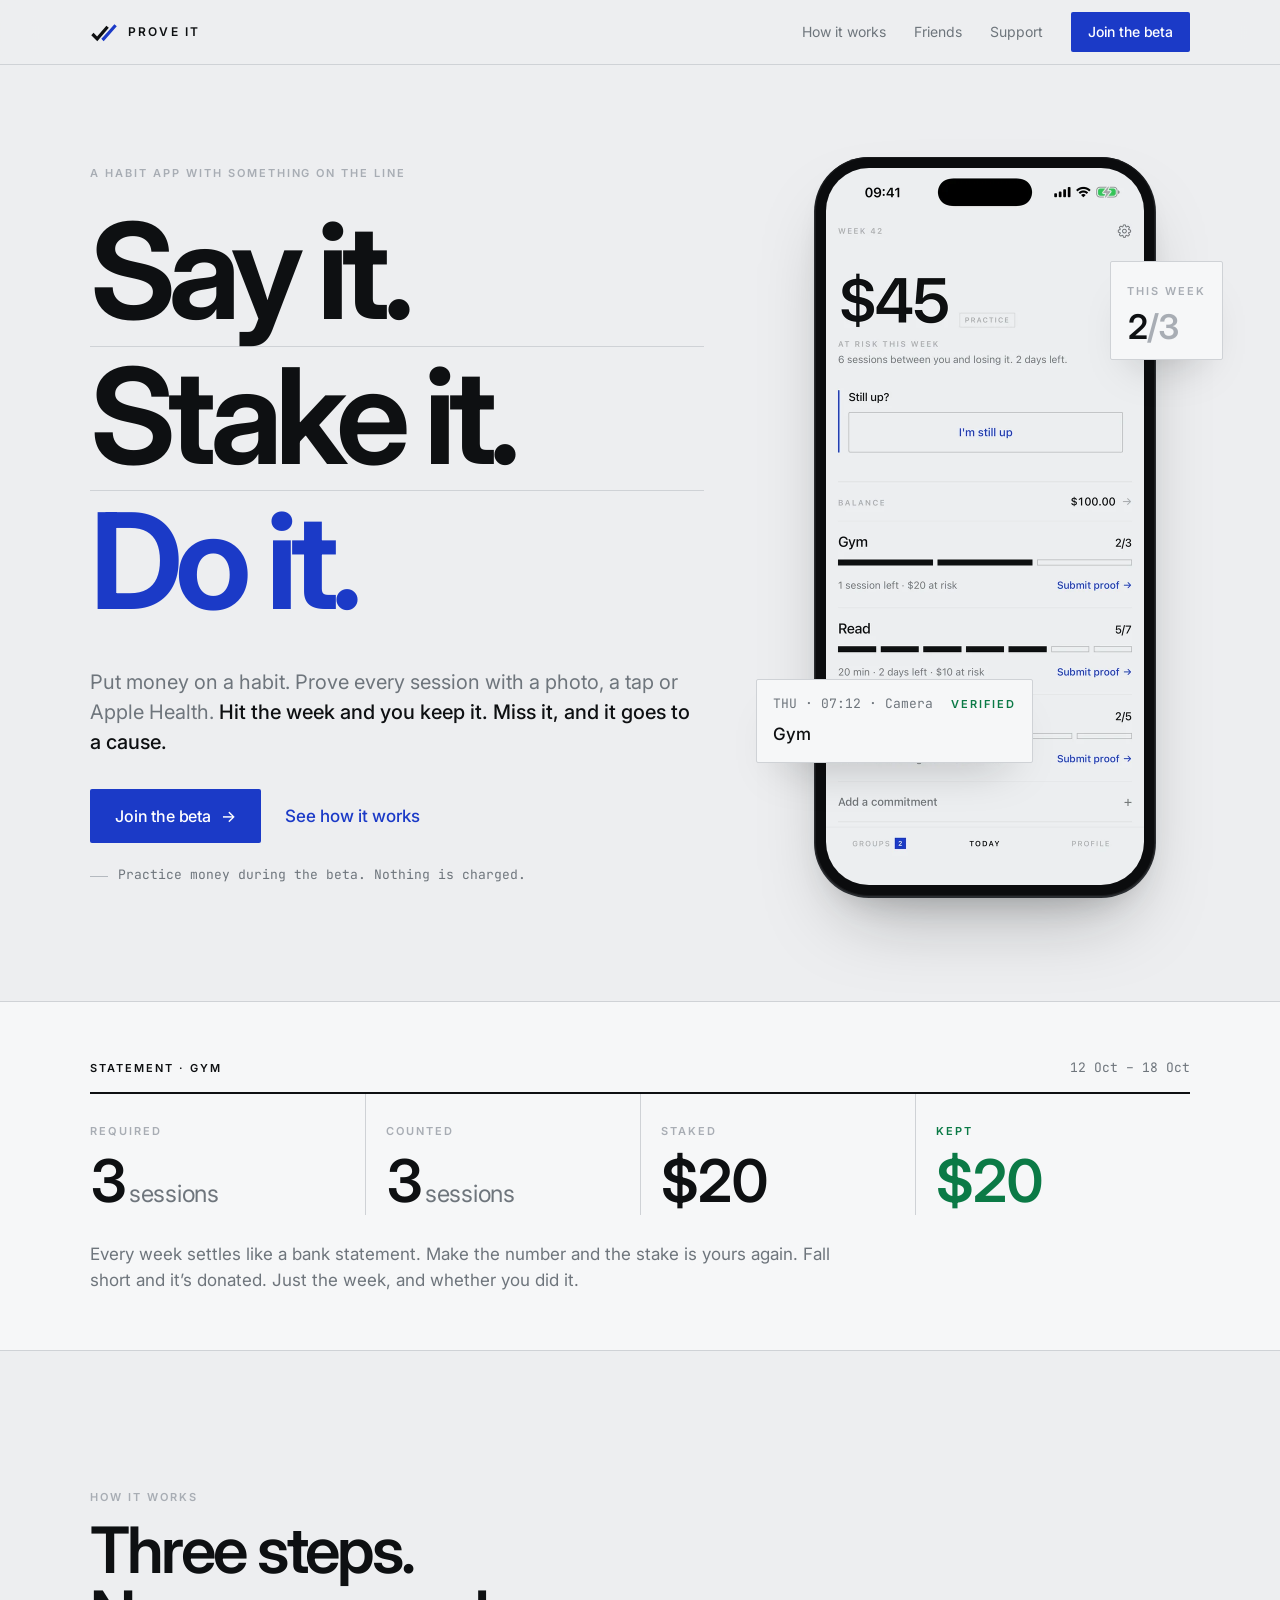
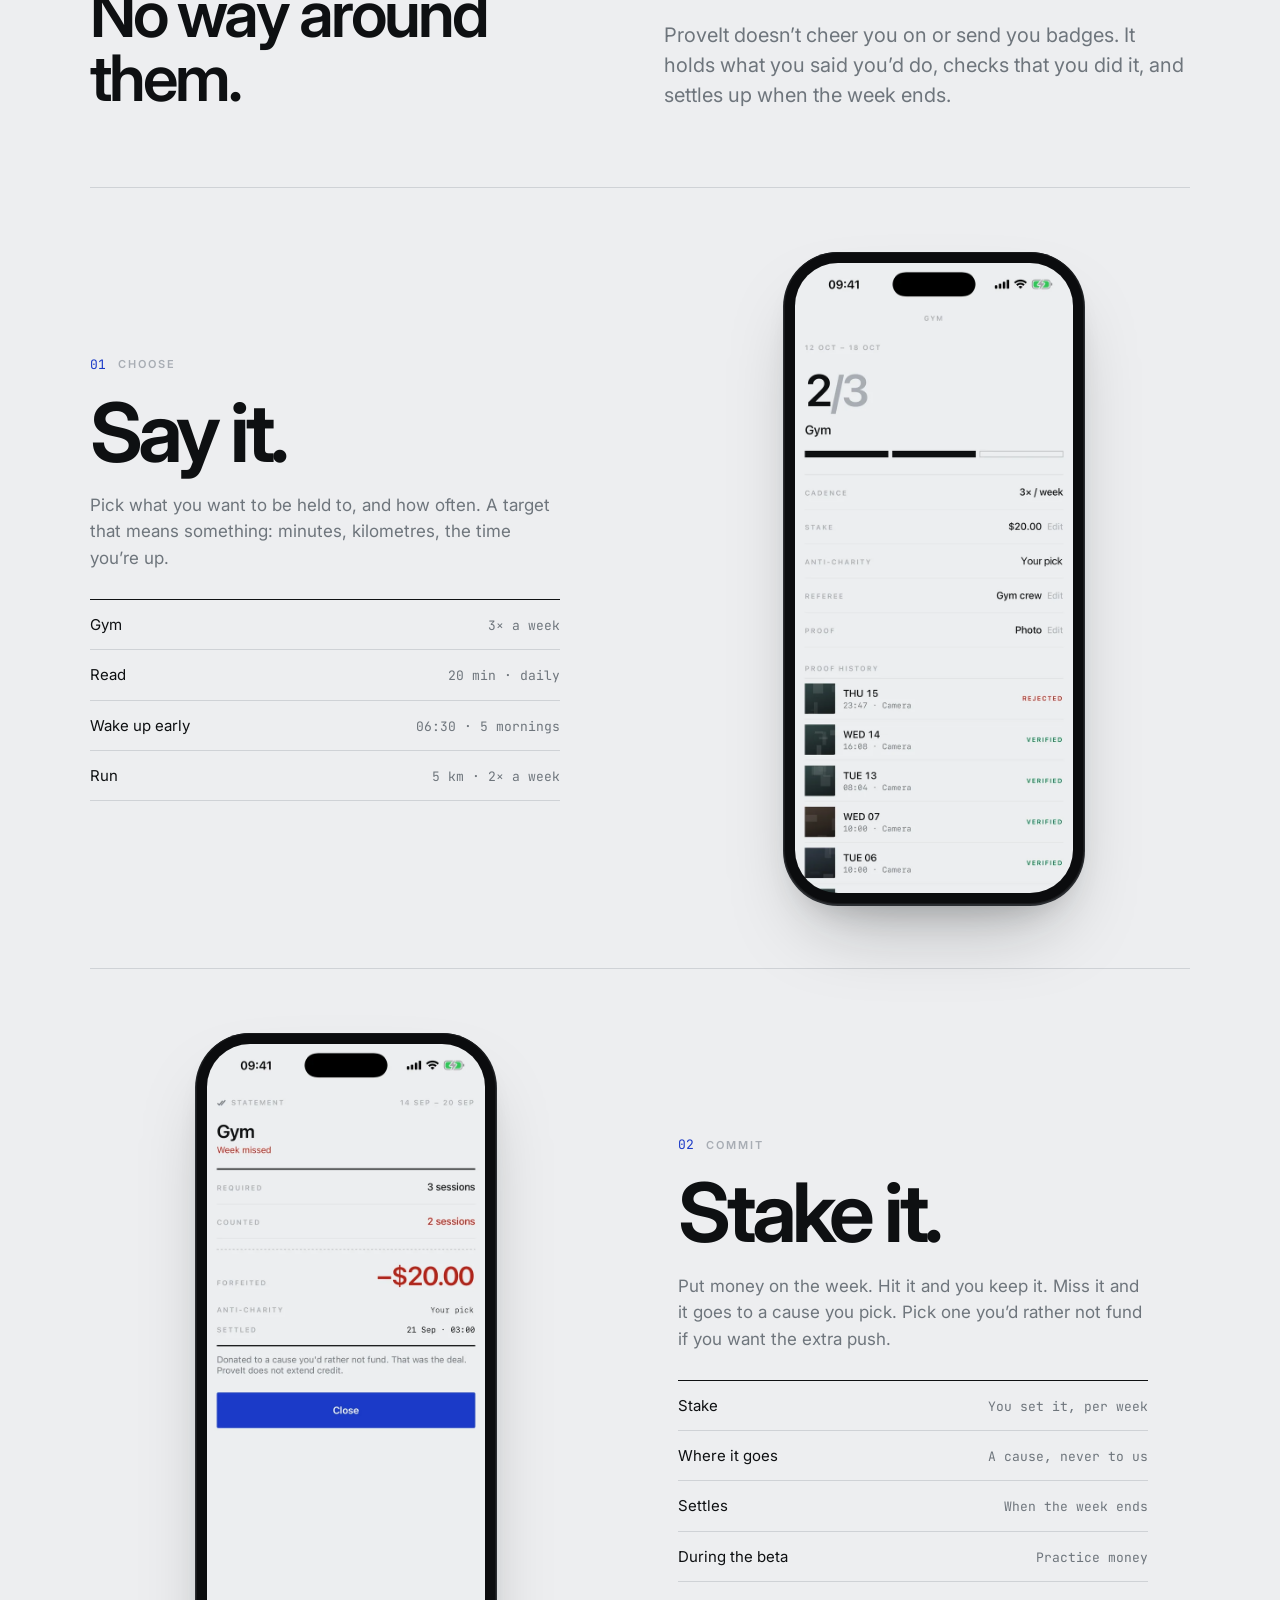
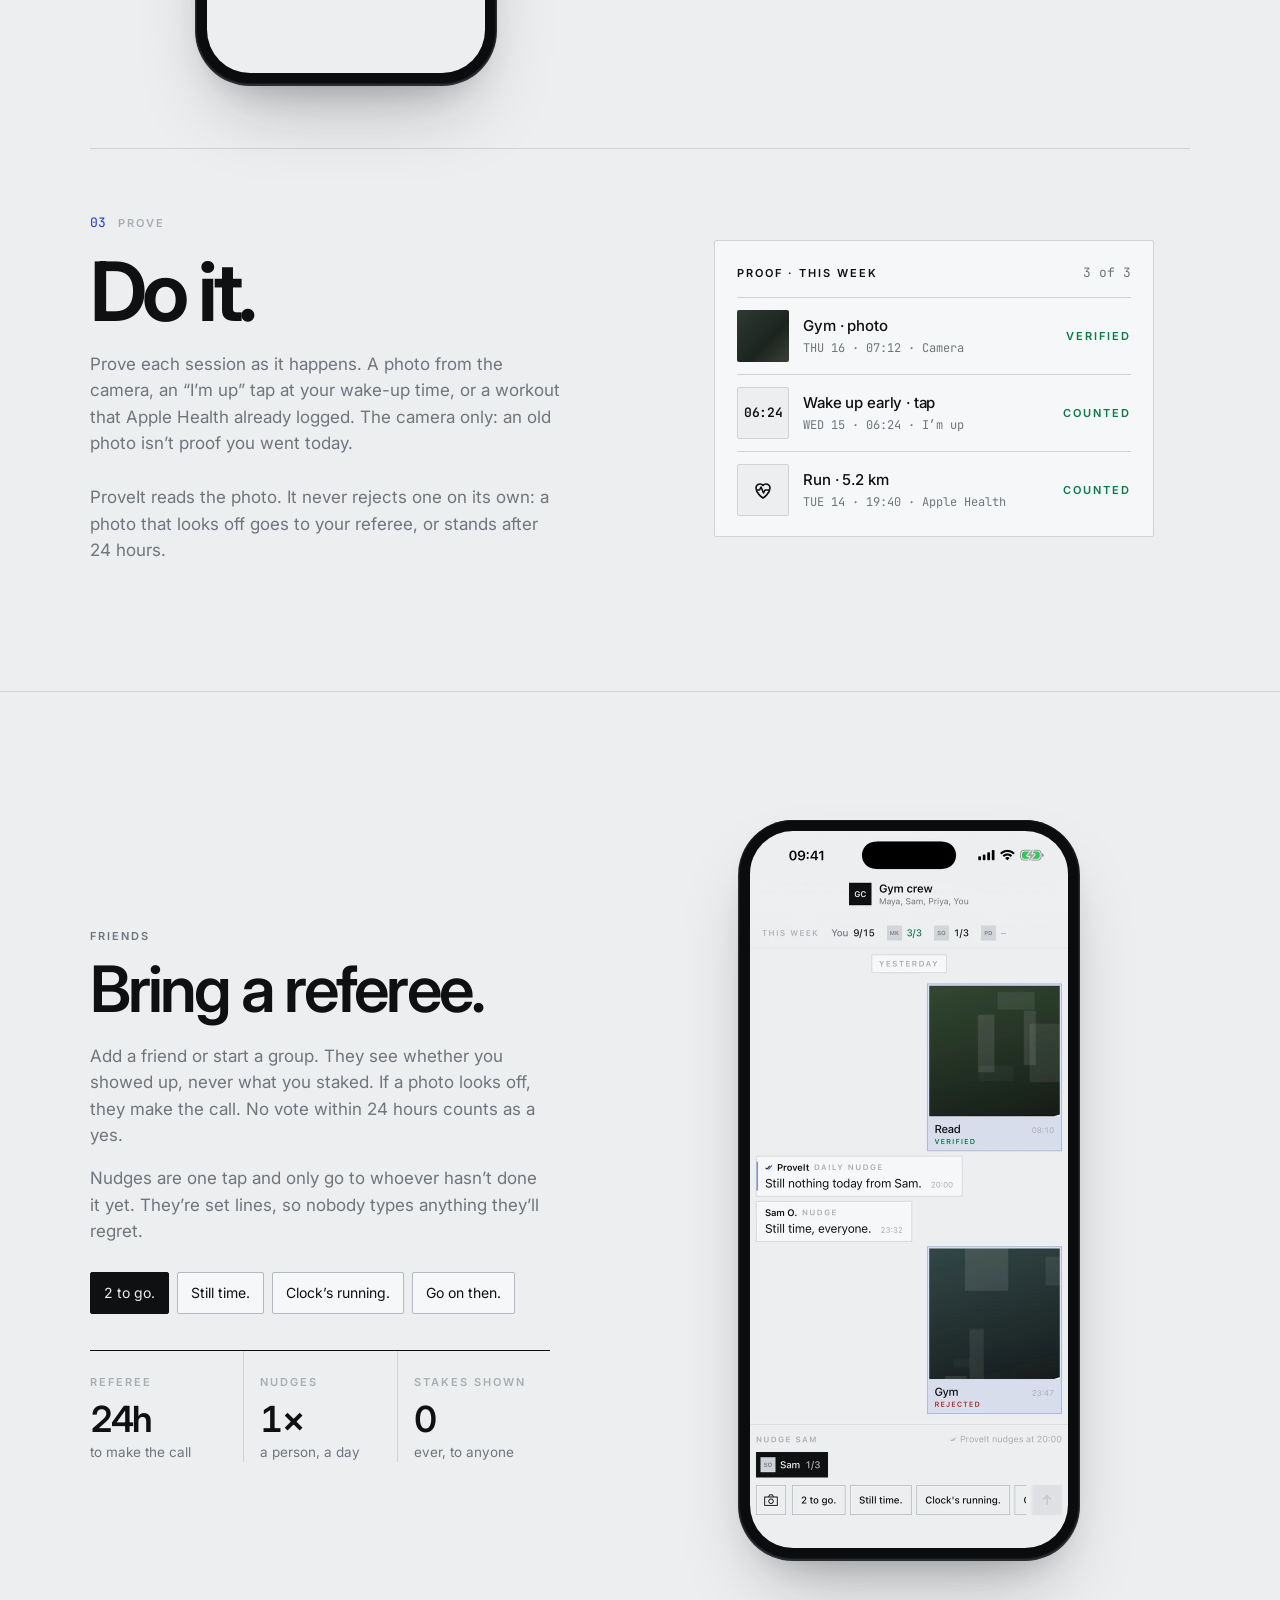
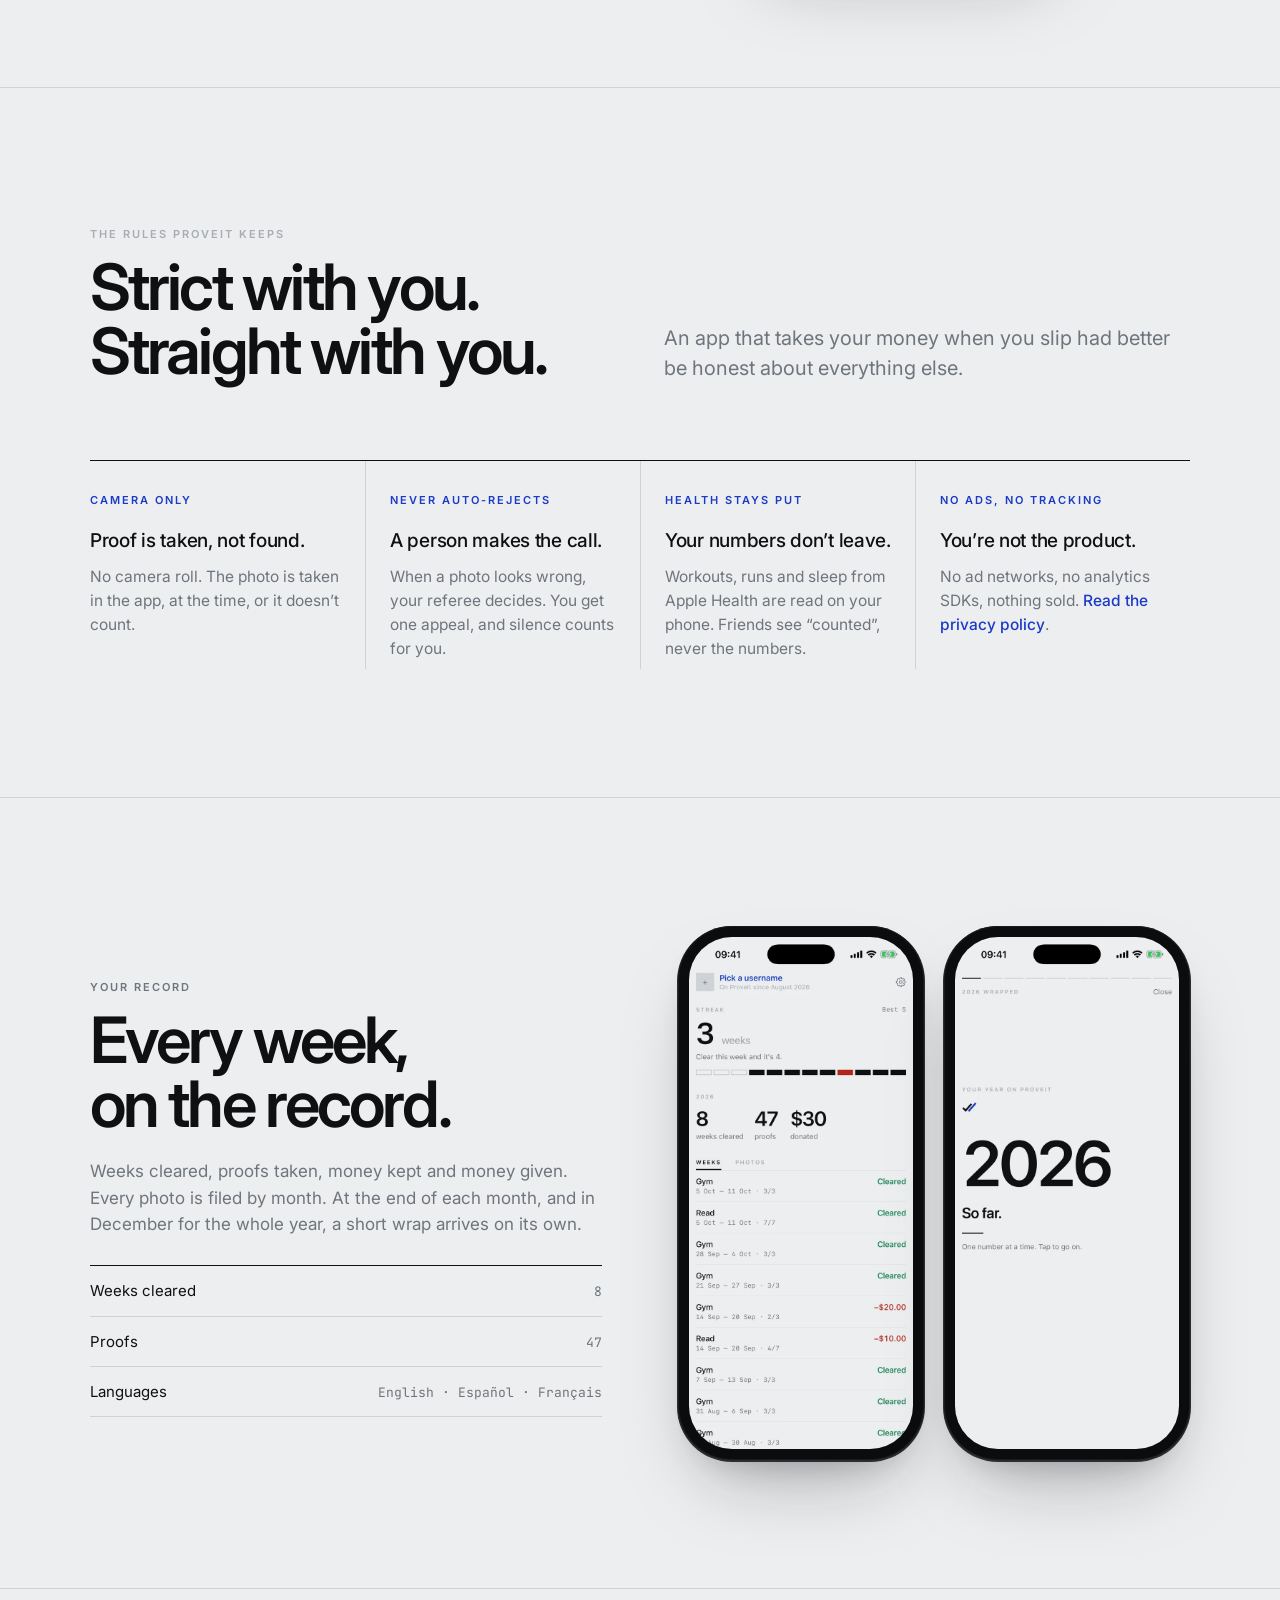
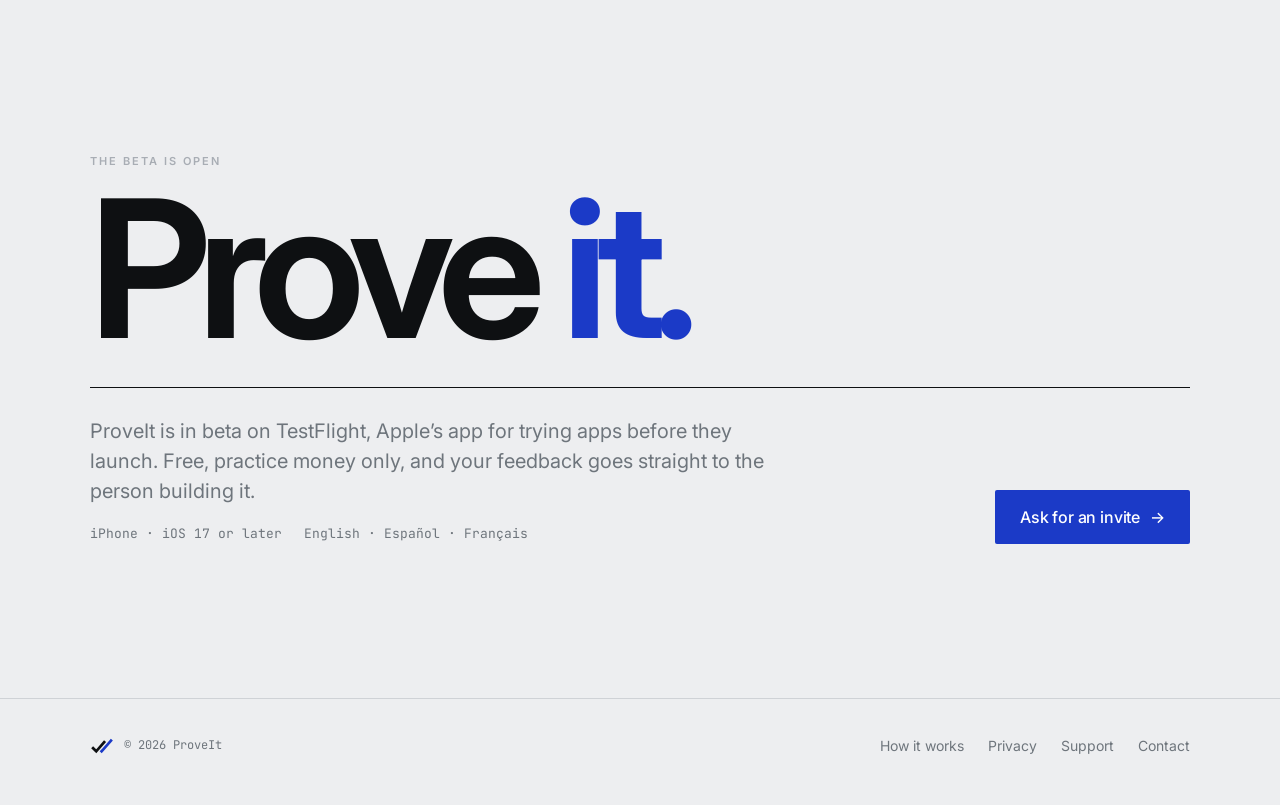
<file: index.html>
<!doctype html>
<html lang="en" class="no-js">
<head>
  <meta charset="utf-8">
  <meta name="viewport" content="width=device-width, initial-scale=1, viewport-fit=cover">
  <title>ProveIt: Habits Partner</title>
  <meta name="description" content="Put money on a habit. Prove every session with a photo, a tap or Apple Health. Miss the week and it goes to a cause. Now in beta on iPhone.">
  <meta name="theme-color" content="#EDEEF0" media="(prefers-color-scheme: light)">
  <meta name="theme-color" content="#0D0E10" media="(prefers-color-scheme: dark)">
  <meta property="og:type" content="website">
  <meta property="og:title" content="ProveIt: Say it. Stake it. Do it.">
  <meta property="og:description" content="Put money on a habit. Prove every session. Miss the week and it goes to a cause.">
  <meta property="og:url" content="https://habo212.github.io/proveit/">
  <meta property="og:image" content="https://habo212.github.io/proveit/assets/og.png">
  <meta name="twitter:card" content="summary_large_image">
  <link rel="icon" href="assets/favicon.svg" type="image/svg+xml">
  <link rel="apple-touch-icon" href="assets/apple-touch-icon.png">
  <link rel="preconnect" href="https://fonts.googleapis.com">
  <link rel="preconnect" href="https://fonts.gstatic.com" crossorigin>
  <link rel="stylesheet" href="https://fonts.googleapis.com/css2?family=Inter:wght@400;500;600;700&family=JetBrains+Mono:wght@400;500&display=swap">
  <link rel="stylesheet" href="assets/site.css">
</head>
<body>
  <a class="skip" href="#main">Skip to content</a>

  <header class="header">
    <div class="wrap">
      <a class="brand" href="./" aria-label="ProveIt home">
        <svg class="mark" width="28" height="20" viewBox="14 22 70 50" aria-hidden="true"><polyline class="t1" points="20,52 32,64 58,34" fill="none" stroke-width="8"/><polyline class="t2" points="45,61 48,64 78,30" fill="none" stroke-width="8"/></svg>
        <span class="label">Prove it</span>
      </a>
      <nav class="nav" aria-label="Main">
        <a href="#how">How it works</a>
        <a href="#friends">Friends</a>
        <a href="support/">Support</a>
        <a class="btn btn--sm" href="#beta">Join the beta</a>
      </nav>
    </div>
  </header>

  <main id="main">

    <!-- Hero -->
    <section class="hero">
      <div class="wrap">
        <div>
          <p class="label">A habit app with something on the line</p>
          <h1 class="poster" aria-label="Say it. Stake it. Do it.">
            <span>Say it.</span>
            <span>Stake it.</span>
            <span>Do it.</span>
          </h1>
          <p class="lede">Put money on a habit. Prove every session with a photo, a tap or Apple Health. <strong>Hit the week and you keep it. Miss it, and it goes to a cause.</strong></p>
          <div class="cta-row">
            <a class="btn" href="#beta">Join the beta <span class="arrow" aria-hidden="true">→</span></a>
            <a class="link" href="#how">See how it works</a>
          </div>
          <p class="fine mono">Practice money during the beta. Nothing is charged.</p>
        </div>

        <div class="hero-visual">
          <div class="phone">
            <img src="assets/shots/today.webp" width="660" height="1434" alt="ProveIt's Today screen: $45 at risk this week across Gym 2 of 3, Read 5 of 7 and Wake up early 2 of 5.">
          </div>
          <div class="verdict verdict--b" aria-hidden="true">
            <span class="label">This week</span>
            <div class="big num">2<i>/3</i></div>
          </div>
          <div class="verdict verdict--a" aria-hidden="true">
            <div class="row"><span class="mono">THU · 07:12 · Camera</span><span class="label label--green">Verified</span></div>
            <div class="title">Gym</div>
          </div>
        </div>
      </div>
    </section>

    <!-- Statement -->
    <section class="statement" aria-label="A week, settled">
      <div class="wrap reveal">
        <div class="statement-head">
          <span class="label label--ink">Statement · Gym</span>
          <span class="mono">12 Oct – 18 Oct</span>
        </div>
        <div class="statement-grid">
          <div class="statement-cell"><span class="label">Required</span><span class="value num">3<span class="unit">sessions</span></span></div>
          <div class="statement-cell"><span class="label">Counted</span><span class="value num">3<span class="unit">sessions</span></span></div>
          <div class="statement-cell"><span class="label">Staked</span><span class="value num">$20</span></div>
          <div class="statement-cell"><span class="label label--green">Kept</span><span class="value num" style="color:var(--green)">$20</span></div>
        </div>
        <p class="statement-note">Every week settles like a bank statement. Make the number and the stake is yours again. Fall short and it’s donated. Just the week, and whether you did it.</p>
      </div>
    </section>

    <!-- How it works -->
    <section class="section" id="how">
      <div class="wrap">
        <div class="section-head reveal">
          <div>
            <p class="label">How it works</p>
            <h2 class="h2" style="margin-top:14px">Three steps.<br>No way around them.</h2>
          </div>
          <p class="lede">ProveIt doesn’t cheer you on or send you badges. It holds what you said you’d do, checks that you did it, and settles up when the week ends.</p>
        </div>

        <div class="steps">
          <article class="step reveal">
            <div class="copy">
              <div class="step-num"><span class="n">01</span><span class="label">Choose</span></div>
              <h3 class="step-title">Say it.</h3>
              <p>Pick what you want to be held to, and how often. A target that means something: minutes, kilometres, the time you’re up.</p>
              <ul class="rows">
                <li><span class="k">Gym</span><span class="v">3× a week</span></li>
                <li><span class="k">Read</span><span class="v">20 min · daily</span></li>
                <li><span class="k">Wake up early</span><span class="v">06:30 · 5 mornings</span></li>
                <li><span class="k">Run</span><span class="v">5 km · 2× a week</span></li>
              </ul>
            </div>
            <div class="visual">
              <div class="phone phone--sm"><img src="assets/shots/detail.webp" width="660" height="1434" loading="lazy" alt="A Gym commitment: 2 of 3 this week, $20 at stake, with its proof history."></div>
            </div>
          </article>

          <article class="step reveal">
            <div class="copy">
              <div class="step-num"><span class="n">02</span><span class="label">Commit</span></div>
              <h3 class="step-title">Stake it.</h3>
              <p>Put money on the week. Hit it and you keep it. Miss it and it goes to a cause you pick. Pick one you’d rather not fund if you want the extra push.</p>
              <ul class="rows">
                <li><span class="k">Stake</span><span class="v">You set it, per week</span></li>
                <li><span class="k">Where it goes</span><span class="v">A cause, never to us</span></li>
                <li><span class="k">Settles</span><span class="v">When the week ends</span></li>
                <li><span class="k">During the beta</span><span class="v">Practice money</span></li>
              </ul>
            </div>
            <div class="visual">
              <div class="phone phone--sm"><img src="assets/shots/receipt.webp" width="660" height="1434" loading="lazy" alt="A weekly statement: Gym, week missed, 2 of 3 sessions counted, $20.00 forfeited."></div>
            </div>
          </article>

          <article class="step reveal">
            <div class="copy">
              <div class="step-num"><span class="n">03</span><span class="label">Prove</span></div>
              <h3 class="step-title">Do it.</h3>
              <p>Prove each session as it happens. A photo from the camera, an “I’m up” tap at your wake-up time, or a workout that Apple Health already logged. The camera only: an old photo isn’t proof you went today.</p>
              <p style="margin:0">ProveIt reads the photo. It never rejects one on its own: a photo that looks off goes to your referee, or stands after 24 hours.</p>
            </div>
            <div class="visual">
              <div class="proofs" aria-label="Three ways to prove a session">
                <div class="proofs-head"><span class="label label--ink">Proof · this week</span><span class="mono">3 of 3</span></div>
                <div class="proof">
                  <div class="thumb thumb--photo" aria-hidden="true"></div>
                  <div><div class="what">Gym · photo</div><div class="when">THU 16 · 07:12 · Camera</div></div>
                  <span class="label label--green">Verified</span>
                </div>
                <div class="proof">
                  <div class="thumb thumb--tap" aria-hidden="true">06:24</div>
                  <div><div class="what">Wake up early · tap</div><div class="when">WED 15 · 06:24 · I’m up</div></div>
                  <span class="label label--green">Counted</span>
                </div>
                <div class="proof">
                  <div class="thumb" aria-hidden="true">
                    <svg viewBox="0 0 24 24" fill="none" stroke="currentColor" stroke-width="1.6"><path d="M12 20s-7-4.4-7-10a4 4 0 0 1 7-2.6A4 4 0 0 1 19 10c0 5.6-7 10-7 10z"/><path d="M5.5 12h3l1.5-3 2.5 6 1.5-3h4.5" stroke-linejoin="round"/></svg>
                  </div>
                  <div><div class="what">Run · 5.2 km</div><div class="when">TUE 14 · 19:40 · Apple Health</div></div>
                  <span class="label label--green">Counted</span>
                </div>
              </div>
            </div>
          </article>
        </div>
      </div>
    </section>

    <!-- Friends -->
    <section class="section" id="friends">
      <div class="wrap friends">
        <div class="copy reveal">
          <p class="label">Friends</p>
          <h2 class="h2" style="margin:14px 0 22px">Bring a referee.</h2>
          <p>Add a friend or start a group. They see whether you showed up, never what you staked. If a photo looks off, they make the call. No vote within 24 hours counts as a yes.</p>
          <p>Nudges are one tap and only go to whoever hasn’t done it yet. They’re set lines, so nobody types anything they’ll regret.</p>
          <ul class="chips" aria-label="Example nudges">
            <li class="on">2 to go.</li>
            <li>Still time.</li>
            <li>Clock’s running.</li>
            <li>Go on then.</li>
          </ul>
          <div class="facts">
            <div><span class="label">Referee</span><span class="value">24h</span><span class="sub">to make the call</span></div>
            <div><span class="label">Nudges</span><span class="value num">1×</span><span class="sub">a person, a day</span></div>
            <div><span class="label">Stakes shown</span><span class="value num">0</span><span class="sub">ever, to anyone</span></div>
          </div>
        </div>
        <div class="visual reveal">
          <div class="phone"><img src="assets/shots/thread.webp" width="660" height="1434" loading="lazy" alt="A group thread called Gym crew: proof photos marked verified, and short nudges between friends."></div>
        </div>
      </div>
    </section>

    <!-- Principles -->
    <section class="section">
      <div class="wrap">
        <div class="section-head reveal">
          <div>
            <p class="label">The rules ProveIt keeps</p>
            <h2 class="h2" style="margin-top:14px">Strict with you.<br>Straight with you.</h2>
          </div>
          <p class="lede">An app that takes your money when you slip had better be honest about everything else.</p>
        </div>
        <div class="grid4 reveal">
          <div>
            <span class="label label--blue">Camera only</span>
            <h3>Proof is taken, not found.</h3>
            <p>No camera roll. The photo is taken in the app, at the time, or it doesn’t count.</p>
          </div>
          <div>
            <span class="label label--blue">Never auto-rejects</span>
            <h3>A person makes the call.</h3>
            <p>When a photo looks wrong, your referee decides. You get one appeal, and silence counts for you.</p>
          </div>
          <div>
            <span class="label label--blue">Health stays put</span>
            <h3>Your numbers don’t leave.</h3>
            <p>Workouts, runs and sleep from Apple Health are read on your phone. Friends see “counted”, never the numbers.</p>
          </div>
          <div>
            <span class="label label--blue">No ads, no tracking</span>
            <h3>You’re not the product.</h3>
            <p>No ad networks, no analytics SDKs, nothing sold. <a class="link" href="privacy/">Read the privacy policy</a>.</p>
          </div>
        </div>
      </div>
    </section>

    <!-- Record -->
    <section class="section">
      <div class="wrap record">
        <div class="copy reveal">
          <p class="label">Your record</p>
          <h2 class="h2" style="margin:14px 0 22px">Every week,<br>on the record.</h2>
          <p>Weeks cleared, proofs taken, money kept and money given. Every photo is filed by month. At the end of each month, and in December for the whole year, a short wrap arrives on its own.</p>
          <ul class="rows" style="margin-top:28px">
            <li><span class="k">Weeks cleared</span><span class="v">8</span></li>
            <li><span class="k">Proofs</span><span class="v">47</span></li>
            <li><span class="k">Languages</span><span class="v">English · Español · Français</span></li>
          </ul>
        </div>
        <div class="visual reveal">
          <div class="phone phone--sm"><img src="assets/shots/profile.webp" width="660" height="1434" loading="lazy" alt="The Profile screen: a 3-week streak, 8 weeks cleared, 47 proofs, and a list of past weeks."></div>
          <div class="phone phone--sm"><img src="assets/shots/wrapped.webp" width="660" height="1434" loading="lazy" alt="ProveIt Wrapped: your year on ProveIt, 2026."></div>
        </div>
      </div>
    </section>

    <!-- Closing -->
    <section class="closing" id="beta">
      <div class="wrap reveal">
        <p class="label">The beta is open</p>
        <p class="big" aria-label="Prove it.">Prove <span>it.</span></p>
        <div class="closing-row">
          <div>
            <p class="lede">ProveIt is in beta on TestFlight, Apple’s app for trying apps before they launch. Free, practice money only, and your feedback goes straight to the person building it.</p>
            <div class="meta">
              <span class="mono">iPhone · iOS 17 or later</span>
              <span class="mono">English · Español · Français</span>
            </div>
          </div>
          <a class="btn" data-beta href="mailto:rahalhabib2006@gmail.com?subject=ProveIt%20beta">Ask for an invite <span class="arrow" aria-hidden="true">→</span></a>
        </div>
      </div>
    </section>

  </main>

  <footer class="footer">
    <div class="wrap">
      <a class="brand" href="./" aria-label="ProveIt home">
        <svg class="mark" width="24" height="17" viewBox="14 22 70 50" aria-hidden="true"><polyline class="t1" points="20,52 32,64 58,34" fill="none" stroke-width="8"/><polyline class="t2" points="45,61 48,64 78,30" fill="none" stroke-width="8"/></svg>
        <span class="mono">© 2026 ProveIt</span>
      </a>
      <nav aria-label="Footer">
        <a href="#how">How it works</a>
        <a href="privacy/">Privacy</a>
        <a href="support/">Support</a>
        <a href="mailto:rahalhabib2006@gmail.com">Contact</a>
      </nav>
    </div>
  </footer>

  <script src="assets/site.js"></script>
</body>
</html>
</file>
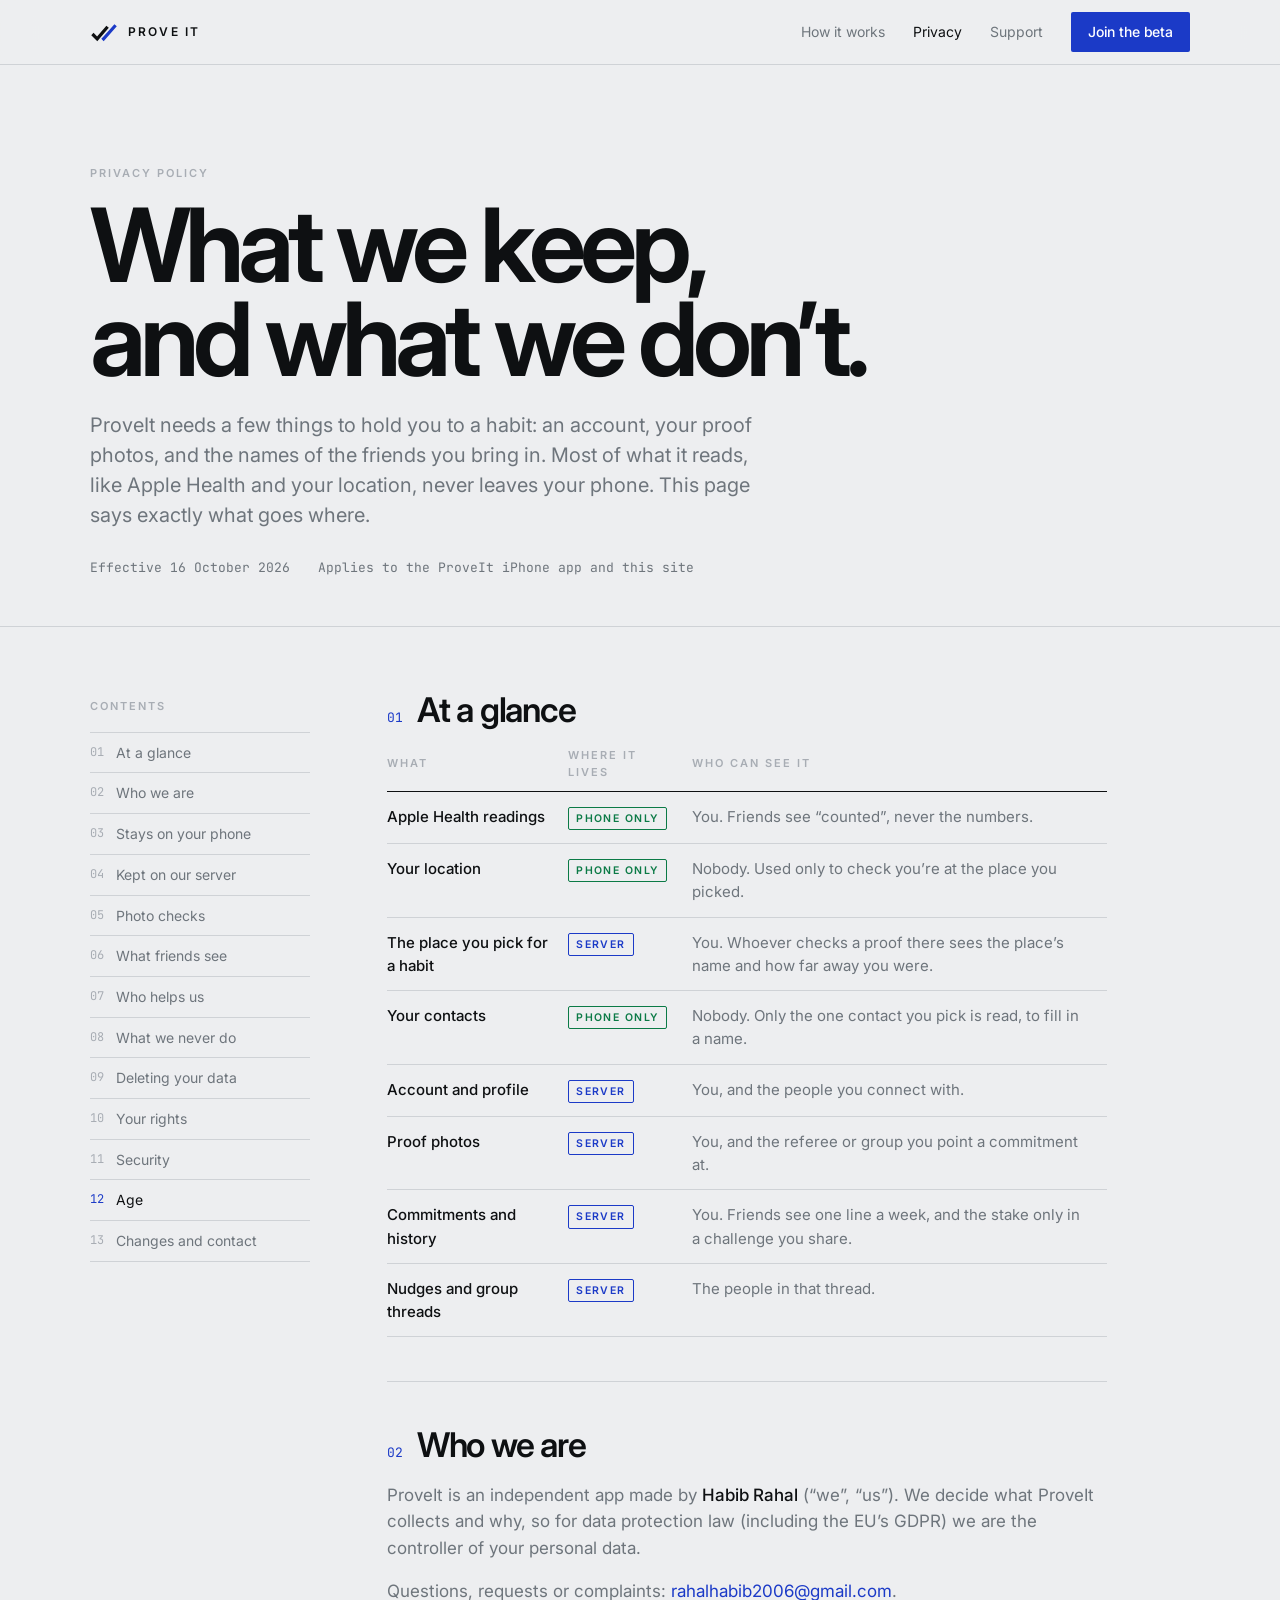
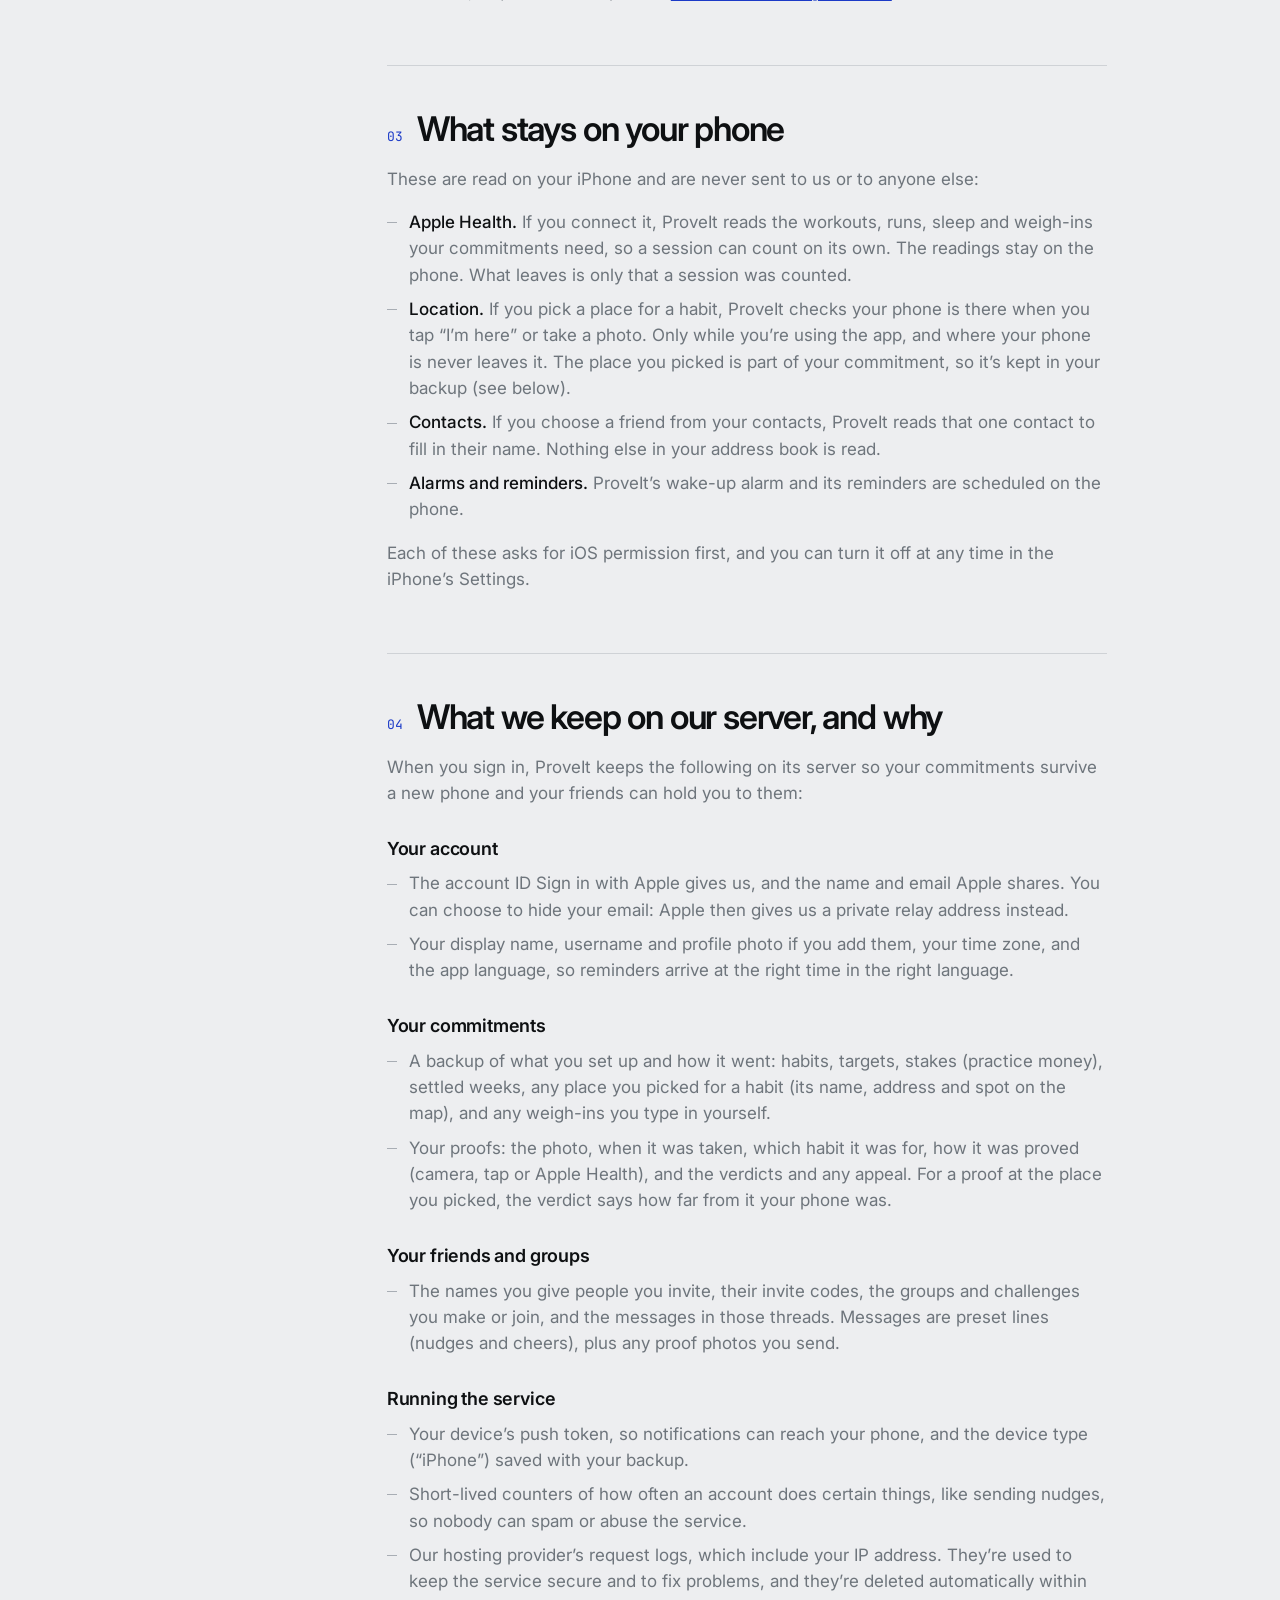
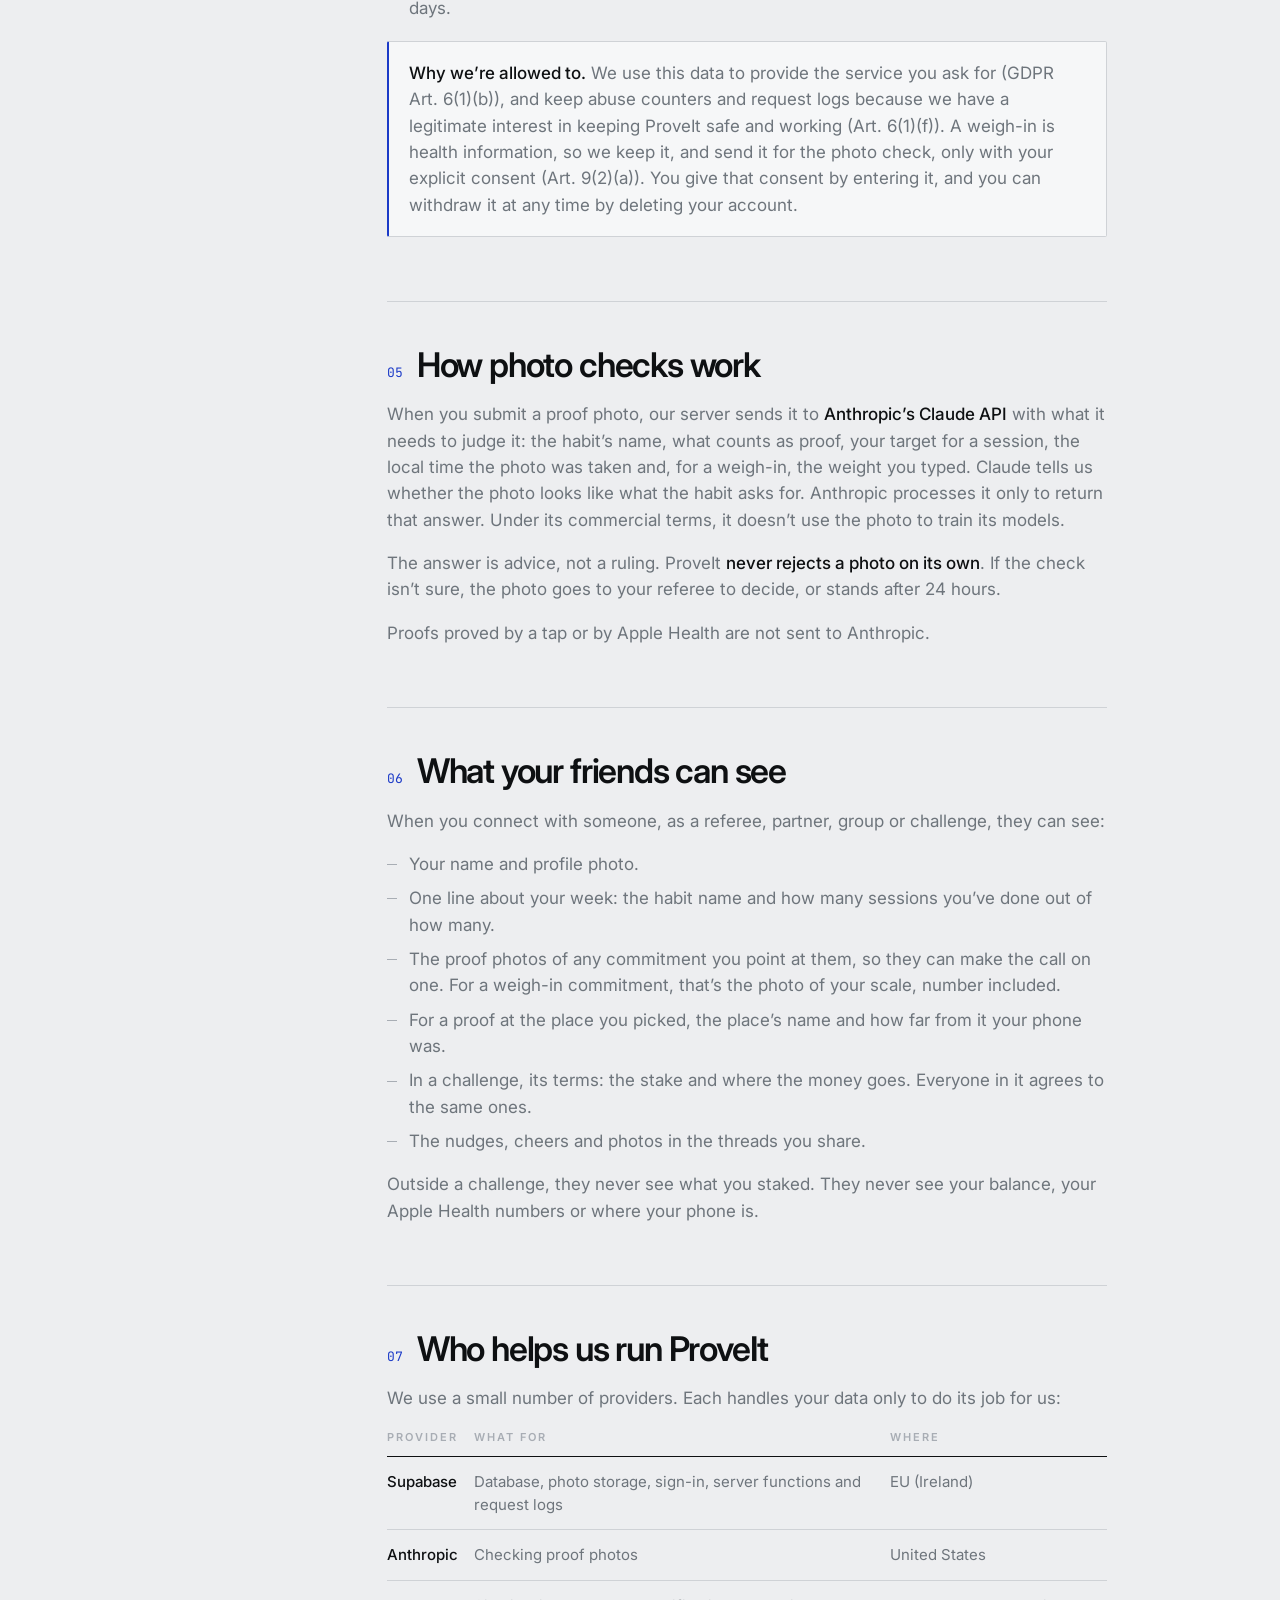
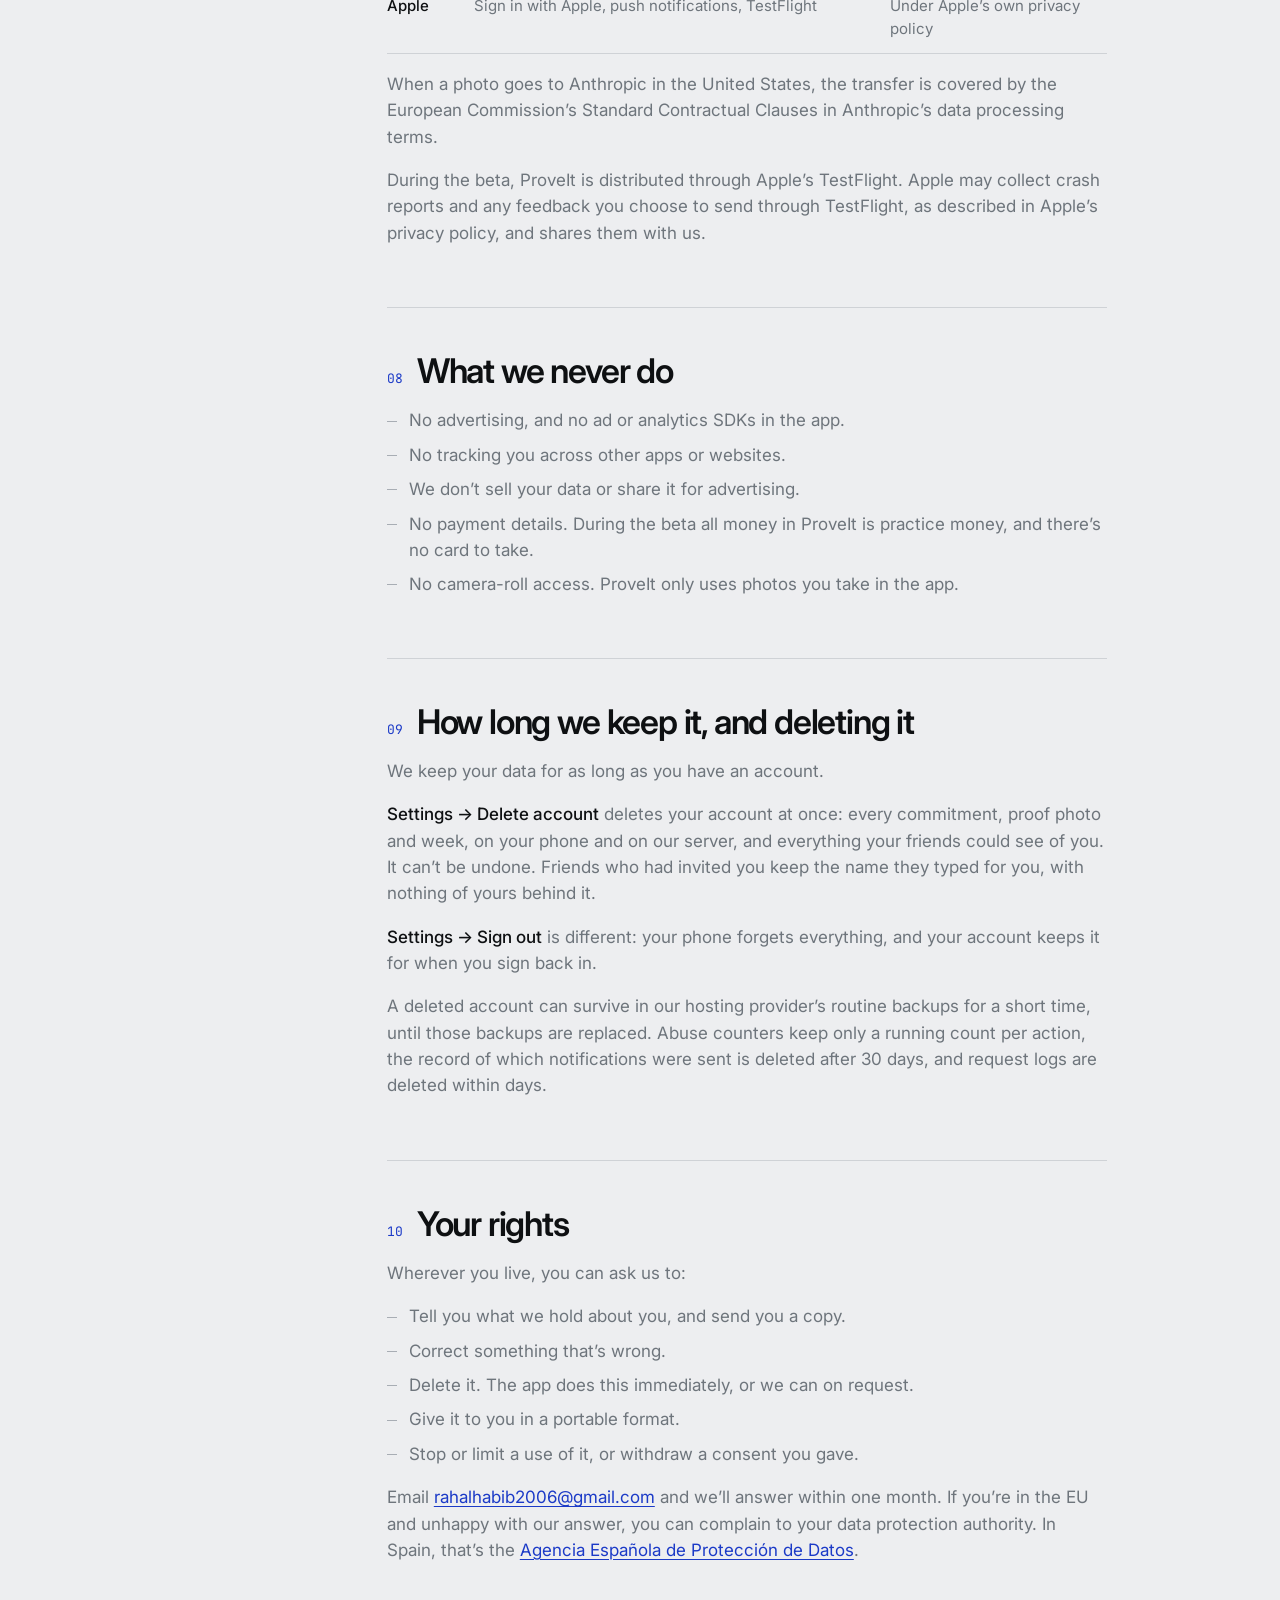
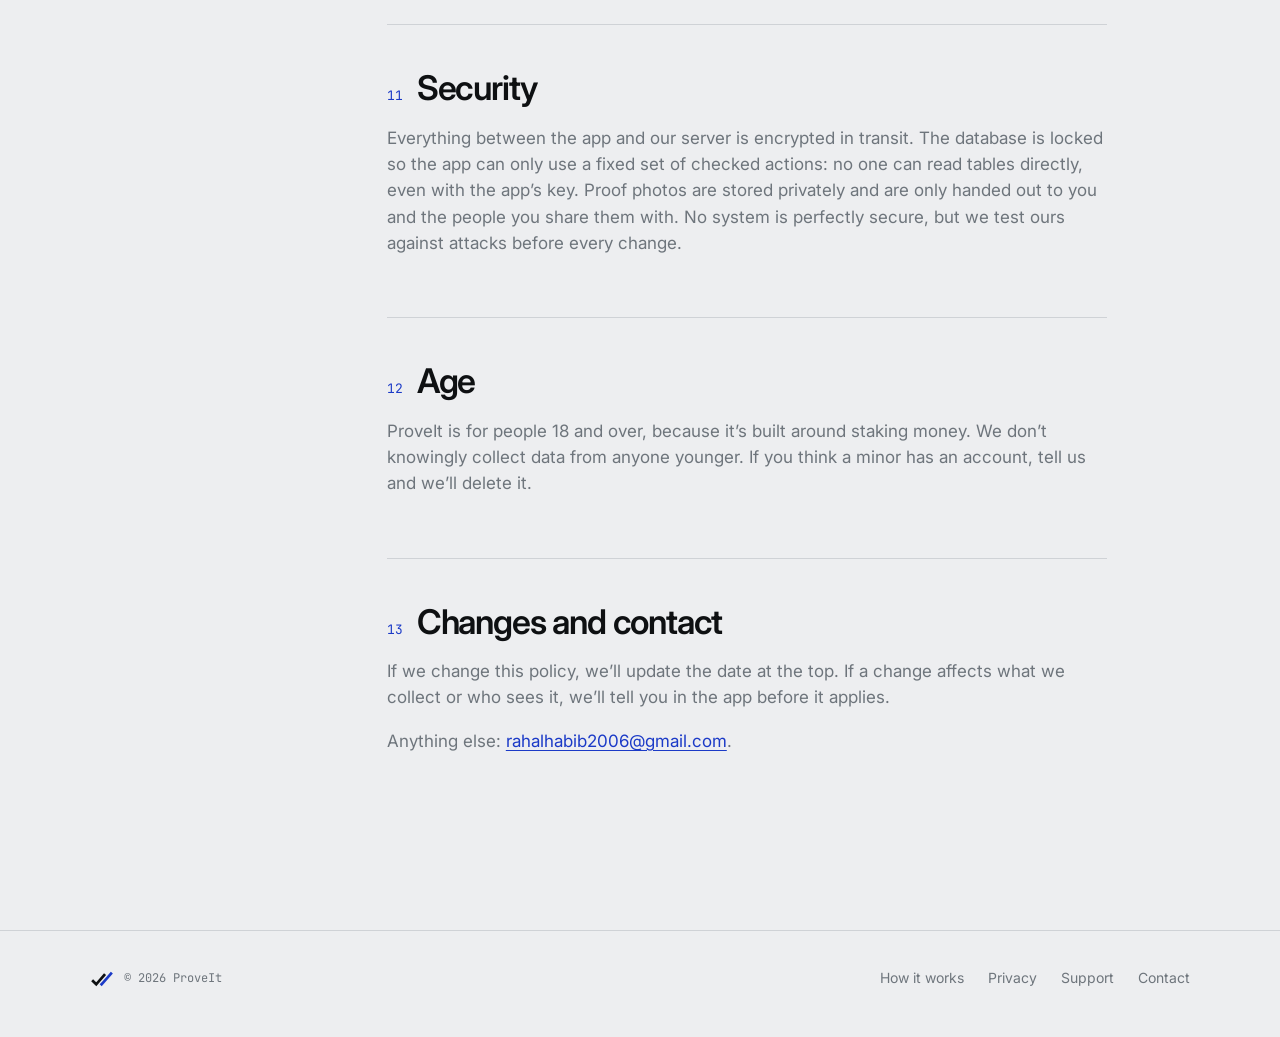
<file: privacy/index.html>
<!doctype html>
<html lang="en" class="no-js">
<head>
  <meta charset="utf-8">
  <meta name="viewport" content="width=device-width, initial-scale=1, viewport-fit=cover">
  <title>Privacy Policy · ProveIt</title>
  <meta name="description" content="What ProveIt keeps, where it lives, who can see it, and how to delete it.">
  <meta name="theme-color" content="#EDEEF0" media="(prefers-color-scheme: light)">
  <meta name="theme-color" content="#0D0E10" media="(prefers-color-scheme: dark)">
  <link rel="icon" href="../assets/favicon.svg" type="image/svg+xml">
  <link rel="apple-touch-icon" href="../assets/apple-touch-icon.png">
  <link rel="preconnect" href="https://fonts.googleapis.com">
  <link rel="preconnect" href="https://fonts.gstatic.com" crossorigin>
  <link rel="stylesheet" href="https://fonts.googleapis.com/css2?family=Inter:wght@400;500;600;700&family=JetBrains+Mono:wght@400;500&display=swap">
  <link rel="stylesheet" href="../assets/site.css">
</head>
<body>
  <a class="skip" href="#main">Skip to content</a>

  <header class="header">
    <div class="wrap">
      <a class="brand" href="../" aria-label="ProveIt home">
        <svg class="mark" width="28" height="20" viewBox="14 22 70 50" aria-hidden="true"><polyline class="t1" points="20,52 32,64 58,34" fill="none" stroke-width="8"/><polyline class="t2" points="45,61 48,64 78,30" fill="none" stroke-width="8"/></svg>
        <span class="label">Prove it</span>
      </a>
      <nav class="nav" aria-label="Main">
        <a href="../#how">How it works</a>
        <a href="./" aria-current="page">Privacy</a>
        <a href="../support/">Support</a>
        <a class="btn btn--sm" href="../#beta">Join the beta</a>
      </nav>
    </div>
  </header>

  <main id="main">
    <section class="doc-hero">
      <div class="wrap">
        <p class="label">Privacy policy</p>
        <h1>What we keep,<br>and what we don’t.</h1>
        <p class="lede">ProveIt needs a few things to hold you to a habit: an account, your proof photos, and the names of the friends you bring in. Most of what it reads, like Apple Health and your location, never leaves your phone. This page says exactly what goes where.</p>
        <div class="doc-meta">
          <span class="mono">Effective 16 October 2026</span>
          <span class="mono">Applies to the ProveIt iPhone app and this site</span>
        </div>
      </div>
    </section>

    <div class="wrap doc">
      <aside class="toc" aria-label="Contents">
        <span class="label">Contents</span>
        <ol>
          <li><a href="#glance"><span class="n">01</span>At a glance</a></li>
          <li><a href="#who"><span class="n">02</span>Who we are</a></li>
          <li><a href="#phone"><span class="n">03</span>Stays on your phone</a></li>
          <li><a href="#server"><span class="n">04</span>Kept on our server</a></li>
          <li><a href="#photos"><span class="n">05</span>Photo checks</a></li>
          <li><a href="#friends"><span class="n">06</span>What friends see</a></li>
          <li><a href="#providers"><span class="n">07</span>Who helps us</a></li>
          <li><a href="#never"><span class="n">08</span>What we never do</a></li>
          <li><a href="#retention"><span class="n">09</span>Deleting your data</a></li>
          <li><a href="#rights"><span class="n">10</span>Your rights</a></li>
          <li><a href="#security"><span class="n">11</span>Security</a></li>
          <li><a href="#age"><span class="n">12</span>Age</a></li>
          <li><a href="#changes"><span class="n">13</span>Changes and contact</a></li>
        </ol>
      </aside>

      <article class="prose">
        <section id="glance">
          <h2><span class="n">01</span>At a glance</h2>
          <div class="table-wrap">
            <table class="ledger">
              <thead><tr><th>What</th><th>Where it lives</th><th>Who can see it</th></tr></thead>
              <tbody>
                <tr><td data-label="What">Apple Health readings</td><td data-label="Where it lives"><span class="tag tag--phone">Phone only</span></td><td data-label="Who can see it">You. Friends see “counted”, never the numbers.</td></tr>
                <tr><td data-label="What">Your location</td><td data-label="Where it lives"><span class="tag tag--phone">Phone only</span></td><td data-label="Who can see it">Nobody. Used only to check you’re at the place you picked.</td></tr>
                <tr><td data-label="What">The place you pick for a habit</td><td data-label="Where it lives"><span class="tag tag--server">Server</span></td><td data-label="Who can see it">You. Whoever checks a proof there sees the place’s name and how far away you were.</td></tr>
                <tr><td data-label="What">Your contacts</td><td data-label="Where it lives"><span class="tag tag--phone">Phone only</span></td><td data-label="Who can see it">Nobody. Only the one contact you pick is read, to fill in a name.</td></tr>
                <tr><td data-label="What">Account and profile</td><td data-label="Where it lives"><span class="tag tag--server">Server</span></td><td data-label="Who can see it">You, and the people you connect with.</td></tr>
                <tr><td data-label="What">Proof photos</td><td data-label="Where it lives"><span class="tag tag--server">Server</span></td><td data-label="Who can see it">You, and the referee or group you point a commitment at.</td></tr>
                <tr><td data-label="What">Commitments and history</td><td data-label="Where it lives"><span class="tag tag--server">Server</span></td><td data-label="Who can see it">You. Friends see one line a week, and the stake only in a challenge you share.</td></tr>
                <tr><td data-label="What">Nudges and group threads</td><td data-label="Where it lives"><span class="tag tag--server">Server</span></td><td data-label="Who can see it">The people in that thread.</td></tr>
              </tbody>
            </table>
          </div>
        </section>

        <section id="who">
          <h2><span class="n">02</span>Who we are</h2>
          <p>ProveIt is an independent app made by <strong>Habib Rahal</strong> (“we”, “us”). We decide what ProveIt collects and why, so for data protection law (including the EU’s GDPR) we are the controller of your personal data.</p>
          <p>Questions, requests or complaints: <a href="mailto:rahalhabib2006@gmail.com">rahalhabib2006@gmail.com</a>.</p>
        </section>

        <section id="phone">
          <h2><span class="n">03</span>What stays on your phone</h2>
          <p>These are read on your iPhone and are never sent to us or to anyone else:</p>
          <ul>
            <li><strong>Apple Health.</strong> If you connect it, ProveIt reads the workouts, runs, sleep and weigh-ins your commitments need, so a session can count on its own. The readings stay on the phone. What leaves is only that a session was counted.</li>
            <li><strong>Location.</strong> If you pick a place for a habit, ProveIt checks your phone is there when you tap “I’m here” or take a photo. Only while you’re using the app, and where your phone is never leaves it. The place you picked is part of your commitment, so it’s kept in your backup (see below).</li>
            <li><strong>Contacts.</strong> If you choose a friend from your contacts, ProveIt reads that one contact to fill in their name. Nothing else in your address book is read.</li>
            <li><strong>Alarms and reminders.</strong> ProveIt’s wake-up alarm and its reminders are scheduled on the phone.</li>
          </ul>
          <p>Each of these asks for iOS permission first, and you can turn it off at any time in the iPhone’s Settings.</p>
        </section>

        <section id="server">
          <h2><span class="n">04</span>What we keep on our server, and why</h2>
          <p>When you sign in, ProveIt keeps the following on its server so your commitments survive a new phone and your friends can hold you to them:</p>
          <h3>Your account</h3>
          <ul>
            <li>The account ID Sign in with Apple gives us, and the name and email Apple shares. You can choose to hide your email: Apple then gives us a private relay address instead.</li>
            <li>Your display name, username and profile photo if you add them, your time zone, and the app language, so reminders arrive at the right time in the right language.</li>
          </ul>
          <h3>Your commitments</h3>
          <ul>
            <li>A backup of what you set up and how it went: habits, targets, stakes (practice money), settled weeks, any place you picked for a habit (its name, address and spot on the map), and any weigh-ins you type in yourself.</li>
            <li>Your proofs: the photo, when it was taken, which habit it was for, how it was proved (camera, tap or Apple Health), and the verdicts and any appeal. For a proof at the place you picked, the verdict says how far from it your phone was.</li>
          </ul>
          <h3>Your friends and groups</h3>
          <ul>
            <li>The names you give people you invite, their invite codes, the groups and challenges you make or join, and the messages in those threads. Messages are preset lines (nudges and cheers), plus any proof photos you send.</li>
          </ul>
          <h3>Running the service</h3>
          <ul>
            <li>Your device’s push token, so notifications can reach your phone, and the device type (“iPhone”) saved with your backup.</li>
            <li>Short-lived counters of how often an account does certain things, like sending nudges, so nobody can spam or abuse the service.</li>
            <li>Our hosting provider’s request logs, which include your IP address. They’re used to keep the service secure and to fix problems, and they’re deleted automatically within days.</li>
          </ul>
          <div class="callout"><p><strong>Why we’re allowed to.</strong> We use this data to provide the service you ask for (GDPR Art. 6(1)(b)), and keep abuse counters and request logs because we have a legitimate interest in keeping ProveIt safe and working (Art. 6(1)(f)). A weigh-in is health information, so we keep it, and send it for the photo check, only with your explicit consent (Art. 9(2)(a)). You give that consent by entering it, and you can withdraw it at any time by deleting your account.</p></div>
        </section>

        <section id="photos">
          <h2><span class="n">05</span>How photo checks work</h2>
          <p>When you submit a proof photo, our server sends it to <strong>Anthropic’s Claude API</strong> with what it needs to judge it: the habit’s name, what counts as proof, your target for a session, the local time the photo was taken and, for a weigh-in, the weight you typed. Claude tells us whether the photo looks like what the habit asks for. Anthropic processes it only to return that answer. Under its commercial terms, it doesn’t use the photo to train its models.</p>
          <p>The answer is advice, not a ruling. ProveIt <strong>never rejects a photo on its own</strong>. If the check isn’t sure, the photo goes to your referee to decide, or stands after 24 hours.</p>
          <p>Proofs proved by a tap or by Apple Health are not sent to Anthropic.</p>
        </section>

        <section id="friends">
          <h2><span class="n">06</span>What your friends can see</h2>
          <p>When you connect with someone, as a referee, partner, group or challenge, they can see:</p>
          <ul>
            <li>Your name and profile photo.</li>
            <li>One line about your week: the habit name and how many sessions you’ve done out of how many.</li>
            <li>The proof photos of any commitment you point at them, so they can make the call on one. For a weigh-in commitment, that’s the photo of your scale, number included.</li>
            <li>For a proof at the place you picked, the place’s name and how far from it your phone was.</li>
            <li>In a challenge, its terms: the stake and where the money goes. Everyone in it agrees to the same ones.</li>
            <li>The nudges, cheers and photos in the threads you share.</li>
          </ul>
          <p>Outside a challenge, they never see what you staked. They never see your balance, your Apple Health numbers or where your phone is.</p>
        </section>

        <section id="providers">
          <h2><span class="n">07</span>Who helps us run ProveIt</h2>
          <p>We use a small number of providers. Each handles your data only to do its job for us:</p>
          <div class="table-wrap">
            <table class="ledger">
              <thead><tr><th>Provider</th><th>What for</th><th>Where</th></tr></thead>
              <tbody>
                <tr><td data-label="Provider">Supabase</td><td data-label="What for">Database, photo storage, sign-in, server functions and request logs</td><td data-label="Where">EU (Ireland)</td></tr>
                <tr><td data-label="Provider">Anthropic</td><td data-label="What for">Checking proof photos</td><td data-label="Where">United States</td></tr>
                <tr><td data-label="Provider">Apple</td><td data-label="What for">Sign in with Apple, push notifications, TestFlight</td><td data-label="Where">Under Apple’s own privacy policy</td></tr>
              </tbody>
            </table>
          </div>
          <p>When a photo goes to Anthropic in the United States, the transfer is covered by the European Commission’s Standard Contractual Clauses in Anthropic’s data processing terms.</p>
          <p>During the beta, ProveIt is distributed through Apple’s TestFlight. Apple may collect crash reports and any feedback you choose to send through TestFlight, as described in Apple’s privacy policy, and shares them with us.</p>
        </section>

        <section id="never">
          <h2><span class="n">08</span>What we never do</h2>
          <ul>
            <li>No advertising, and no ad or analytics SDKs in the app.</li>
            <li>No tracking you across other apps or websites.</li>
            <li>We don’t sell your data or share it for advertising.</li>
            <li>No payment details. During the beta all money in ProveIt is practice money, and there’s no card to take.</li>
            <li>No camera-roll access. ProveIt only uses photos you take in the app.</li>
          </ul>
        </section>

        <section id="retention">
          <h2><span class="n">09</span>How long we keep it, and deleting it</h2>
          <p>We keep your data for as long as you have an account.</p>
          <p><strong>Settings → Delete account</strong> deletes your account at once: every commitment, proof photo and week, on your phone and on our server, and everything your friends could see of you. It can’t be undone. Friends who had invited you keep the name they typed for you, with nothing of yours behind it.</p>
          <p><strong>Settings → Sign out</strong> is different: your phone forgets everything, and your account keeps it for when you sign back in.</p>
          <p>A deleted account can survive in our hosting provider’s routine backups for a short time, until those backups are replaced. Abuse counters keep only a running count per action, the record of which notifications were sent is deleted after 30 days, and request logs are deleted within days.</p>
        </section>

        <section id="rights">
          <h2><span class="n">10</span>Your rights</h2>
          <p>Wherever you live, you can ask us to:</p>
          <ul>
            <li>Tell you what we hold about you, and send you a copy.</li>
            <li>Correct something that’s wrong.</li>
            <li>Delete it. The app does this immediately, or we can on request.</li>
            <li>Give it to you in a portable format.</li>
            <li>Stop or limit a use of it, or withdraw a consent you gave.</li>
          </ul>
          <p>Email <a href="mailto:rahalhabib2006@gmail.com">rahalhabib2006@gmail.com</a> and we’ll answer within one month. If you’re in the EU and unhappy with our answer, you can complain to your data protection authority. In Spain, that’s the <a href="https://www.aepd.es" rel="noopener">Agencia Española de Protección de Datos</a>.</p>
        </section>

        <section id="security">
          <h2><span class="n">11</span>Security</h2>
          <p>Everything between the app and our server is encrypted in transit. The database is locked so the app can only use a fixed set of checked actions: no one can read tables directly, even with the app’s key. Proof photos are stored privately and are only handed out to you and the people you share them with. No system is perfectly secure, but we test ours against attacks before every change.</p>
        </section>

        <section id="age">
          <h2><span class="n">12</span>Age</h2>
          <p>ProveIt is for people 18 and over, because it’s built around staking money. We don’t knowingly collect data from anyone younger. If you think a minor has an account, tell us and we’ll delete it.</p>
        </section>

        <section id="changes">
          <h2><span class="n">13</span>Changes and contact</h2>
          <p>If we change this policy, we’ll update the date at the top. If a change affects what we collect or who sees it, we’ll tell you in the app before it applies.</p>
          <p>Anything else: <a href="mailto:rahalhabib2006@gmail.com">rahalhabib2006@gmail.com</a>.</p>
        </section>
      </article>
    </div>
  </main>

  <footer class="footer">
    <div class="wrap">
      <a class="brand" href="../" aria-label="ProveIt home">
        <svg class="mark" width="24" height="17" viewBox="14 22 70 50" aria-hidden="true"><polyline class="t1" points="20,52 32,64 58,34" fill="none" stroke-width="8"/><polyline class="t2" points="45,61 48,64 78,30" fill="none" stroke-width="8"/></svg>
        <span class="mono">© 2026 ProveIt</span>
      </a>
      <nav aria-label="Footer">
        <a href="../#how">How it works</a>
        <a href="./">Privacy</a>
        <a href="../support/">Support</a>
        <a href="mailto:rahalhabib2006@gmail.com">Contact</a>
      </nav>
    </div>
  </footer>

  <script src="../assets/site.js"></script>
</body>
</html>
</file>
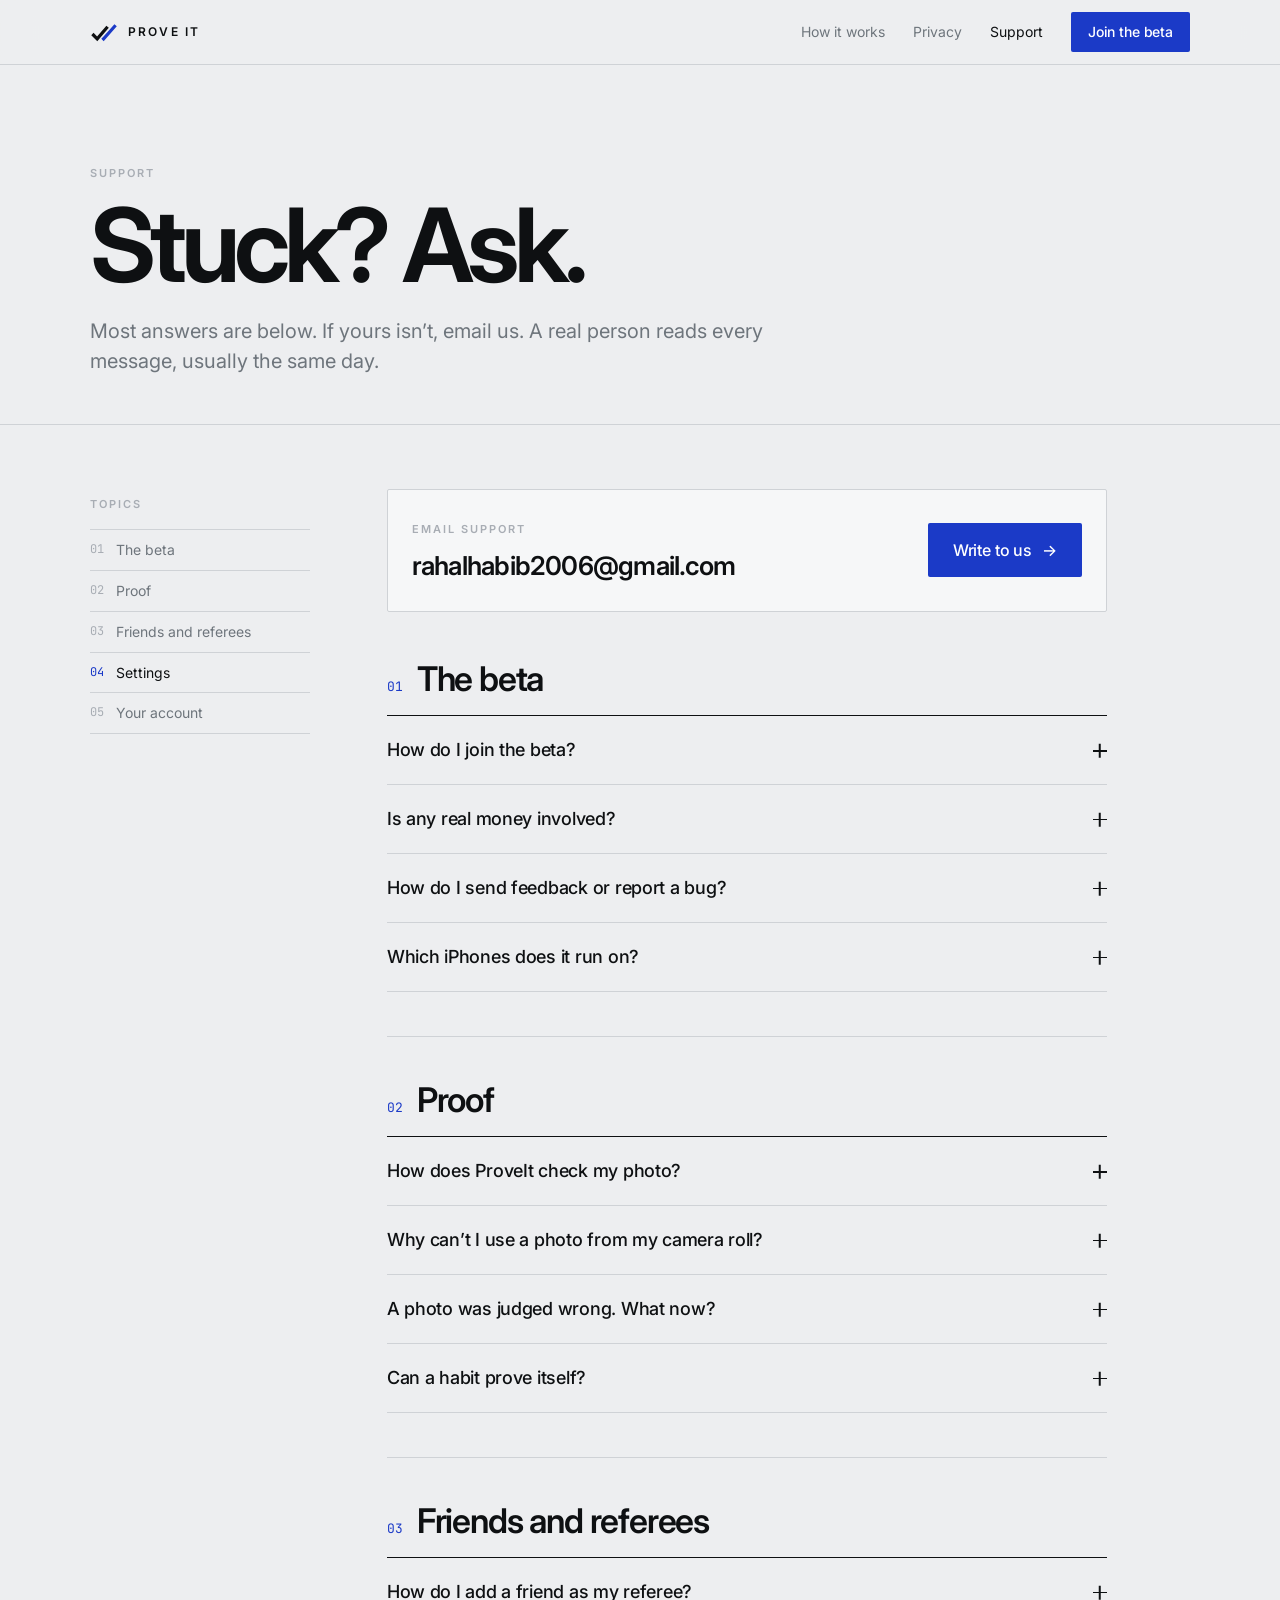
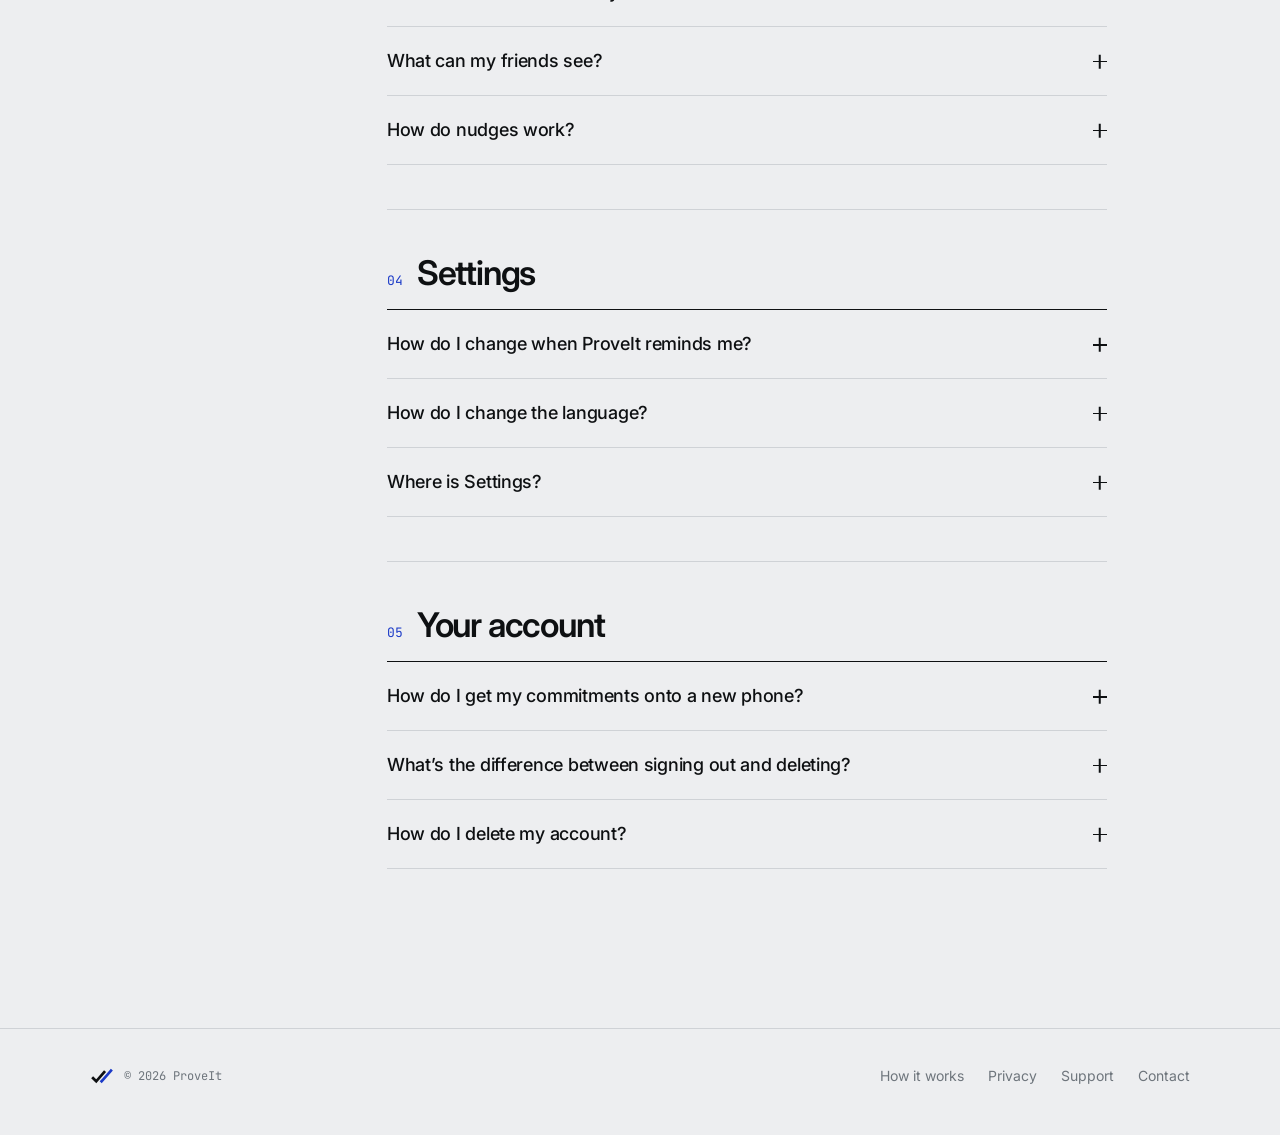
<file: support/index.html>
<!doctype html>
<html lang="en" class="no-js">
<head>
  <meta charset="utf-8">
  <meta name="viewport" content="width=device-width, initial-scale=1, viewport-fit=cover">
  <title>Support · ProveIt</title>
  <meta name="description" content="Help with ProveIt: joining the beta, proofs, referees, Apple Health, notifications and your account.">
  <meta name="theme-color" content="#EDEEF0" media="(prefers-color-scheme: light)">
  <meta name="theme-color" content="#0D0E10" media="(prefers-color-scheme: dark)">
  <link rel="icon" href="../assets/favicon.svg" type="image/svg+xml">
  <link rel="apple-touch-icon" href="../assets/apple-touch-icon.png">
  <link rel="preconnect" href="https://fonts.googleapis.com">
  <link rel="preconnect" href="https://fonts.gstatic.com" crossorigin>
  <link rel="stylesheet" href="https://fonts.googleapis.com/css2?family=Inter:wght@400;500;600;700&family=JetBrains+Mono:wght@400;500&display=swap">
  <link rel="stylesheet" href="../assets/site.css">
</head>
<body>
  <a class="skip" href="#main">Skip to content</a>

  <header class="header">
    <div class="wrap">
      <a class="brand" href="../" aria-label="ProveIt home">
        <svg class="mark" width="28" height="20" viewBox="14 22 70 50" aria-hidden="true"><polyline class="t1" points="20,52 32,64 58,34" fill="none" stroke-width="8"/><polyline class="t2" points="45,61 48,64 78,30" fill="none" stroke-width="8"/></svg>
        <span class="label">Prove it</span>
      </a>
      <nav class="nav" aria-label="Main">
        <a href="../#how">How it works</a>
        <a href="../privacy/">Privacy</a>
        <a href="./" aria-current="page">Support</a>
        <a class="btn btn--sm" href="../#beta">Join the beta</a>
      </nav>
    </div>
  </header>

  <main id="main">
    <section class="doc-hero">
      <div class="wrap">
        <p class="label">Support</p>
        <h1>Stuck? Ask.</h1>
        <p class="lede">Most answers are below. If yours isn’t, email us. A real person reads every message, usually the same day.</p>
      </div>
    </section>

    <div class="wrap doc">
      <aside class="toc" aria-label="Contents">
        <span class="label">Topics</span>
        <ol>
          <li><a href="#beta"><span class="n">01</span>The beta</a></li>
          <li><a href="#proof"><span class="n">02</span>Proof</a></li>
          <li><a href="#friends"><span class="n">03</span>Friends and referees</a></li>
          <li><a href="#settings"><span class="n">04</span>Settings</a></li>
          <li><a href="#account"><span class="n">05</span>Your account</a></li>
        </ol>
      </aside>

      <div class="prose">
        <div class="contact-card">
          <div>
            <span class="label">Email support</span>
            <div class="email">rahalhabib2006@gmail.com</div>
          </div>
          <a class="btn" href="mailto:rahalhabib2006@gmail.com?subject=ProveIt%20support">Write to us <span class="arrow" aria-hidden="true">→</span></a>
        </div>

        <section id="beta">
          <h2><span class="n">01</span>The beta</h2>
          <div class="faq">
            <details>
              <summary>How do I join the beta?<span class="plus" aria-hidden="true"></span></summary>
              <div class="answer">
                <p>Install <strong>TestFlight</strong> from the App Store. It’s Apple’s app for trying apps before they launch. Then open the invite link you were sent, and tap <strong>Install</strong>.</p>
                <p>No link yet? <a href="mailto:rahalhabib2006@gmail.com?subject=ProveIt%20beta">Ask for one</a>.</p>
              </div>
            </details>
            <details>
              <summary>Is any real money involved?<span class="plus" aria-hidden="true"></span></summary>
              <div class="answer">
                <p>No. During the beta every stake is practice money. Nothing is charged, there’s no card to add, and nothing is paid out or donated. It all works the same way, so you can feel what a stake does.</p>
              </div>
            </details>
            <details>
              <summary>How do I send feedback or report a bug?<span class="plus" aria-hidden="true"></span></summary>
              <div class="answer">
                <p>Take a screenshot while you’re in ProveIt, then tap <strong>Share Beta Feedback</strong>. Or open TestFlight, choose ProveIt and tap <strong>Send Beta Feedback</strong>. Either way it comes straight to us, with your iPhone model and iOS version attached.</p>
                <p>If the app crashes, TestFlight asks if you want to say what happened. Please do.</p>
              </div>
            </details>
            <details>
              <summary>Which iPhones does it run on?<span class="plus" aria-hidden="true"></span></summary>
              <div class="answer">
                <p>Any iPhone on iOS 17 or later. The wake-up alarm needs iOS 26. On earlier versions, you prove a wake-up with a tap or a photo instead.</p>
              </div>
            </details>
          </div>
        </section>

        <section id="proof">
          <h2><span class="n">02</span>Proof</h2>
          <div class="faq">
            <details>
              <summary>How does ProveIt check my photo?<span class="plus" aria-hidden="true"></span></summary>
              <div class="answer">
                <p>A few rules run on your phone first. A repeat, a photo too soon after the last one, one taken too late, or one taken far from the place you picked gets flagged. Then ProveIt’s checker looks at the photo and says whether it shows what the habit asks for.</p>
                <p>It never rejects a photo on its own. If it isn’t sure, the photo goes to your referee to decide. If you don’t have one, it stands after 24 hours.</p>
              </div>
            </details>
            <details>
              <summary>Why can’t I use a photo from my camera roll?<span class="plus" aria-hidden="true"></span></summary>
              <div class="answer">
                <p>Because an old photo isn’t proof you went today. Proof photos are taken in the app, at the time, or they don’t count.</p>
              </div>
            </details>
            <details>
              <summary>A photo was judged wrong. What now?<span class="plus" aria-hidden="true"></span></summary>
              <div class="answer">
                <p>Open the proof and appeal it. Your referee sees the photo and your reason, and makes the call. A referee who doesn’t answer within 24 hours counts as a yes.</p>
              </div>
            </details>
            <details>
              <summary>Can a habit prove itself?<span class="plus" aria-hidden="true"></span></summary>
              <div class="answer">
                <p>Yes. Connect <strong>Apple Health</strong> in <strong>Settings → Connections</strong>, and workouts, runs and sleep that reach your target count on their own. That includes ones from an Apple Watch, or from apps like Strava and Whoop that write to Health. The numbers stay on your phone.</p>
                <p>You can also pick your gym on a map, then tap “I’m here” when you arrive. Wake-ups and custom habits can be proved with an “I’m up” or “I did it” tap.</p>
              </div>
            </details>
          </div>
        </section>

        <section id="friends">
          <h2><span class="n">03</span>Friends and referees</h2>
          <div class="faq">
            <details>
              <summary>How do I add a friend as my referee?<span class="plus" aria-hidden="true"></span></summary>
              <div class="answer">
                <p>In <strong>Groups</strong>, tap <strong>Add someone</strong> and send them the invite. Then open a commitment and choose them under <strong>Referee</strong>. For a group, share the group link instead. Everyone in it can make the call on a photo you point at the group.</p>
              </div>
            </details>
            <details>
              <summary>What can my friends see?<span class="plus" aria-hidden="true"></span></summary>
              <div class="answer">
                <p>Your name, how many sessions you’ve done this week, and the proof photos of commitments you point at them. In a challenge, they also see the stake you all agreed to. Otherwise they never see what you staked, and never your balance, your Apple Health numbers or where your phone is. More in the <a href="../privacy/#friends">privacy policy</a>.</p>
              </div>
            </details>
            <details>
              <summary>How do nudges work?<span class="plus" aria-hidden="true"></span></summary>
              <div class="answer">
                <p>A nudge is a one-tap line, like “Still time.”, sent to someone who hasn’t done it yet. You can nudge each person once a day. They’re set lines, so there’s nothing to moderate and nothing to regret.</p>
              </div>
            </details>
          </div>
        </section>

        <section id="settings">
          <h2><span class="n">04</span>Settings</h2>
          <div class="faq">
            <details>
              <summary>How do I change when ProveIt reminds me?<span class="plus" aria-hidden="true"></span></summary>
              <div class="answer">
                <p><strong>Settings → Daily nudge</strong> sets the time. ProveIt only nudges you on days nothing’s been proved yet. To turn notifications off completely, use the iPhone’s Settings → Notifications → ProveIt.</p>
              </div>
            </details>
            <details>
              <summary>How do I change the language?<span class="plus" aria-hidden="true"></span></summary>
              <div class="answer">
                <p><strong>Settings → Language</strong>: English, Español or Français. It applies the next time you open the app.</p>
              </div>
            </details>
            <details>
              <summary>Where is Settings?<span class="plus" aria-hidden="true"></span></summary>
              <div class="answer">
                <p>The gear at the top right of Today or Profile.</p>
              </div>
            </details>
          </div>
        </section>

        <section id="account">
          <h2><span class="n">05</span>Your account</h2>
          <div class="faq">
            <details>
              <summary>How do I get my commitments onto a new phone?<span class="plus" aria-hidden="true"></span></summary>
              <div class="answer">
                <p>Install ProveIt and choose <strong>Already on ProveIt? Sign in</strong> on the first screen, with the same Apple ID. Everything comes back.</p>
              </div>
            </details>
            <details>
              <summary>What’s the difference between signing out and deleting?<span class="plus" aria-hidden="true"></span></summary>
              <div class="answer">
                <p><strong>Sign out</strong> makes this phone forget everything, while your account keeps it for when you sign back in. <strong>Delete account</strong> removes every commitment, photo and week, on the phone and on our server, at once. It can’t be undone.</p>
              </div>
            </details>
            <details>
              <summary>How do I delete my account?<span class="plus" aria-hidden="true"></span></summary>
              <div class="answer">
                <p><strong>Settings → Delete account</strong>. It happens immediately. If you can’t open the app, <a href="mailto:rahalhabib2006@gmail.com?subject=Delete%20my%20ProveIt%20account">email us</a> from the address you signed in with and we’ll do it for you.</p>
              </div>
            </details>
          </div>
        </section>
      </div>
    </div>
  </main>

  <footer class="footer">
    <div class="wrap">
      <a class="brand" href="../" aria-label="ProveIt home">
        <svg class="mark" width="24" height="17" viewBox="14 22 70 50" aria-hidden="true"><polyline class="t1" points="20,52 32,64 58,34" fill="none" stroke-width="8"/><polyline class="t2" points="45,61 48,64 78,30" fill="none" stroke-width="8"/></svg>
        <span class="mono">© 2026 ProveIt</span>
      </a>
      <nav aria-label="Footer">
        <a href="../#how">How it works</a>
        <a href="../privacy/">Privacy</a>
        <a href="./">Support</a>
        <a href="mailto:rahalhabib2006@gmail.com">Contact</a>
      </nav>
    </div>
  </footer>

  <script src="../assets/site.js"></script>
</body>
</html>
</file>
<file: assets/site.css>
/* ProveIt — the site. Same Ledger as the app: cool paper, ink, one blue,
   hairlines instead of shadows, near-square corners, tabular numbers. */

:root {
  --paper: #EDEEF0;
  --raised: #F6F7F8;
  --ink: #0E1012;
  --ink2: #6E757C;
  --ink3: #A8ADB4;
  --rule: #CFD2D6;
  --rule-strong: #B4B9BF;
  --blue: #1B3AC7;
  --blue-press: #142C9A;
  --green: #0B7A46;
  --red: #B3251A;
  --on-blue: #FFFFFF;
  --header-bg: rgba(237, 238, 240, 0.82);

  --sans: -apple-system, BlinkMacSystemFont, "SF Pro Display", "SF Pro Text", "Inter", "Helvetica Neue", Arial, sans-serif;
  --mono: ui-monospace, "SF Mono", "JetBrains Mono", Menlo, Consolas, monospace;

  --gutter: clamp(16px, 4vw, 40px);
  --max: 1180px;
  --radius: 2px;
  --ease: cubic-bezier(0.2, 0.7, 0.2, 1);
  color-scheme: light dark;
}

@media (prefers-color-scheme: dark) {
  :root:not([data-theme="light"]) {
    --paper: #0D0E10;
    --raised: #16181B;
    --ink: #F2F3F5;
    --ink2: #9AA1A8;
    --ink3: #676E75;
    --rule: #262A2E;
    --rule-strong: #363C42;
    --blue: #6E86FF;
    --blue-press: #8DA0FF;
    --green: #35C47E;
    --red: #FF6B5E;
    --on-blue: #0B0D14;
    --header-bg: rgba(13, 14, 16, 0.82);
  }
}

*, *::before, *::after { box-sizing: border-box; }

html { -webkit-text-size-adjust: 100%; scroll-behavior: smooth; }
@media (prefers-reduced-motion: reduce) { html { scroll-behavior: auto; } }

body {
  margin: 0;
  background: var(--paper);
  color: var(--ink);
  font-family: var(--sans);
  font-size: 17px;
  line-height: 1.55;
  -webkit-font-smoothing: antialiased;
  -moz-osx-font-smoothing: grayscale;
  text-rendering: optimizeLegibility;
  overflow-x: hidden;
}

img { display: block; max-width: 100%; height: auto; }
a { color: inherit; }
::selection { background: var(--blue); color: var(--on-blue); }

:focus-visible { outline: 2px solid var(--blue); outline-offset: 3px; border-radius: var(--radius); }

.wrap { width: 100%; max-width: var(--max); margin: 0 auto; padding: 0 var(--gutter); }
.num { font-variant-numeric: tabular-nums; }

.skip { position: absolute; left: -9999px; top: 0; }
.skip:focus { left: var(--gutter); top: 12px; z-index: 100; background: var(--ink); color: var(--paper); padding: 8px 12px; }

/* ---------- Type ---------- */

.label {
  font-size: 11px;
  font-weight: 600;
  letter-spacing: 0.18em;
  text-transform: uppercase;
  color: var(--ink3);
  line-height: 1.3;
}
.label--ink { color: var(--ink); }
.label--blue { color: var(--blue); }
.label--green { color: var(--green); }
.label--red { color: var(--red); }

.mono { font-family: var(--mono); font-size: 13px; color: var(--ink2); letter-spacing: 0; }

h1, h2, h3 { margin: 0; font-weight: 600; color: var(--ink); }

.h2 {
  font-size: clamp(36px, 5.6vw, 64px);
  line-height: 1.0;
  letter-spacing: -0.045em;
}
.h3 {
  font-size: clamp(22px, 2.4vw, 28px);
  line-height: 1.15;
  letter-spacing: -0.025em;
}
.lede { font-size: clamp(18px, 1.6vw, 20px); color: var(--ink2); line-height: 1.5; max-width: 34em; }
.lede strong { color: var(--ink); font-weight: 500; }

/* ---------- Mark ---------- */

.mark { display: inline-block; flex: none; }
.mark .t1 { stroke: var(--ink); }
.mark .t2 { stroke: var(--blue); }

/* ---------- Buttons ---------- */

.btn {
  display: inline-flex;
  align-items: center;
  justify-content: center;
  gap: 10px;
  height: 54px;
  padding: 0 24px;
  border-radius: var(--radius);
  background: var(--blue);
  color: var(--on-blue);
  font: 500 16px/1 var(--sans);
  letter-spacing: -0.01em;
  text-decoration: none;
  border: 1px solid transparent;
  transition: background-color 180ms var(--ease), transform 180ms var(--ease);
  white-space: nowrap;
}
.btn:hover { background: var(--blue-press); }
.btn:active { transform: translateY(1px); }
.btn--sm { height: 40px; padding: 0 16px; font-size: 14px; }
.btn--ghost { background: transparent; color: var(--ink); border-color: var(--rule-strong); }
.btn--ghost:hover { background: var(--raised); }
.btn .arrow { transition: transform 180ms var(--ease); }
.btn:hover .arrow { transform: translateX(3px); }

.link {
  color: var(--blue);
  text-decoration: none;
  font-weight: 500;
  background-image: linear-gradient(currentColor, currentColor);
  background-size: 0% 1px;
  background-position: 0 100%;
  background-repeat: no-repeat;
  transition: background-size 180ms var(--ease);
}
.link:hover { background-size: 100% 1px; }

/* ---------- Header ---------- */

.header {
  position: sticky;
  top: 0;
  z-index: 50;
  background: var(--header-bg);
  -webkit-backdrop-filter: saturate(160%) blur(16px);
  backdrop-filter: saturate(160%) blur(16px);
  border-bottom: 1px solid var(--rule);
}
.header .wrap { display: flex; align-items: center; justify-content: space-between; height: 64px; gap: 16px; }
.brand { display: inline-flex; align-items: center; gap: 10px; text-decoration: none; }
.brand .label { color: var(--ink); font-size: 12px; }
.nav { display: flex; align-items: center; gap: 28px; }
.nav a:not(.btn) { font-size: 14px; color: var(--ink2); text-decoration: none; transition: color 180ms var(--ease); }
.nav a:not(.btn):hover, .nav a[aria-current="page"] { color: var(--ink); }
@media (max-width: 760px) {
  .nav a:not(.btn) { display: none; }
}

/* ---------- Hero ---------- */

.hero { padding: clamp(40px, 7vw, 96px) 0 clamp(56px, 8vw, 112px); }
.hero .wrap { display: grid; grid-template-columns: minmax(0, 1.2fr) minmax(0, 0.8fr); gap: clamp(32px, 6vw, 88px); align-items: center; }

.poster { margin: 22px 0 32px; }
.poster span {
  display: block;
  font-size: clamp(64px, 10.4vw, 144px);
  font-weight: 650;
  letter-spacing: -0.058em;
  line-height: 0.9;
  padding: 0.07em 0 0.11em;
  border-bottom: 1px solid var(--rule);
}
.poster span:last-child { color: var(--blue); border-bottom: 0; }

.hero .lede { margin: 0 0 32px; }
.cta-row { display: flex; flex-wrap: wrap; align-items: center; gap: 14px 24px; }
.fine { margin-top: 22px; display: flex; align-items: flex-start; gap: 10px; }
.fine::before { content: ""; flex: none; width: 18px; height: 1px; margin-top: 0.8em; background: var(--rule-strong); }

.hero-visual { position: relative; display: flex; justify-content: center; }

@media (max-width: 900px) {
  .hero .wrap { grid-template-columns: 1fr; }
  .hero-visual { margin-top: 8px; }
}

/* ---------- Phone ---------- */

.phone {
  position: relative;
  width: min(100%, 340px);
  aspect-ratio: 1320 / 2868;
  padding: 11px;
  border-radius: 54px;
  background: #0B0C0E;
  box-shadow:
    0 0 0 1px rgba(255, 255, 255, 0.06) inset,
    0 1px 0 1px #2A2D31,
    0 40px 80px -30px rgba(14, 16, 18, 0.35),
    0 18px 36px -24px rgba(14, 16, 18, 0.30);
}
.phone img { width: 100%; height: 100%; object-fit: cover; border-radius: 43px; background: var(--paper); }
.phone--sm { width: min(100%, 300px); }

/* A verdict, the way the app prints one. */
.verdict {
  position: absolute;
  background: var(--raised);
  border: 1px solid var(--rule);
  border-radius: var(--radius);
  padding: 14px 16px 15px;
  min-width: 220px;
  box-shadow: 0 24px 48px -28px rgba(14, 16, 18, 0.35);
}
.verdict .row { display: flex; justify-content: space-between; align-items: baseline; gap: 18px; }
.verdict .title { font-size: 17px; font-weight: 500; letter-spacing: -0.01em; margin-top: 6px; }
.verdict--a { left: -6%; bottom: 18%; }
.verdict--b { right: -8%; top: 14%; min-width: 0; }
.verdict--b .big { font-size: 34px; font-weight: 600; letter-spacing: -0.05em; line-height: 1; margin-top: 8px; }
.verdict--b .big i { font-style: normal; color: var(--ink3); }
@media (max-width: 900px) {
  .verdict--a { left: 0; }
  .verdict--b { right: 0; }
}
@media (max-width: 420px) {
  .verdict { transform: scale(0.88); }
  .verdict--a { left: -10px; transform-origin: left bottom; }
  .verdict--b { right: -10px; transform-origin: right top; }
}

/* ---------- Statement band ---------- */

.statement { border-top: 1px solid var(--rule); border-bottom: 1px solid var(--rule); background: var(--raised); }
.statement .wrap { padding-top: clamp(36px, 5vw, 56px); padding-bottom: clamp(36px, 5vw, 56px); }
.statement-head { display: flex; justify-content: space-between; align-items: baseline; gap: 16px; padding-bottom: 14px; border-bottom: 2px solid var(--ink); }
.statement-grid { display: grid; grid-template-columns: repeat(4, minmax(0, 1fr)); }
.statement-cell { padding: 22px 20px 4px 0; }
.statement-cell + .statement-cell { padding-left: 20px; border-left: 1px solid var(--rule); }
.statement-cell .value {
  display: block;
  margin-top: 10px;
  font-size: clamp(34px, 4.6vw, 60px);
  font-weight: 600;
  letter-spacing: -0.055em;
  line-height: 1;
  font-variant-numeric: tabular-nums;
}
.statement-cell .unit { font-size: 0.4em; letter-spacing: -0.01em; color: var(--ink2); font-weight: 400; margin-left: 4px; }
.statement-note { margin: 26px 0 0; color: var(--ink2); max-width: 44em; }
@media (max-width: 720px) {
  .statement-grid { grid-template-columns: repeat(2, minmax(0, 1fr)); }
  .statement-cell:nth-child(3) { padding-left: 0; border-left: 0; }
  .statement-cell:nth-child(n+3) { border-top: 1px solid var(--rule); margin-top: 18px; }
}

/* ---------- Sections ---------- */

.section { padding: clamp(72px, 10vw, 136px) 0; }
.section + .section { border-top: 1px solid var(--rule); }
.section-head { display: grid; grid-template-columns: minmax(0, 1fr) minmax(0, 1fr); gap: 24px 48px; align-items: end; margin-bottom: clamp(48px, 6vw, 80px); }
.section-head .lede { margin: 0; }
@media (max-width: 860px) { .section-head { grid-template-columns: 1fr; } }

/* Steps */
.step {
  display: grid;
  grid-template-columns: minmax(0, 1fr) minmax(0, 1fr);
  gap: clamp(32px, 6vw, 96px);
  align-items: center;
  padding: clamp(40px, 5vw, 64px) 0;
  border-top: 1px solid var(--rule);
}
.step:last-child { padding-bottom: 0; }
.step .copy { max-width: 470px; }
.step:nth-child(even) .copy { order: 2; }
.step-num { display: flex; align-items: center; gap: 12px; margin-bottom: 20px; }
.step-num .n { font-family: var(--mono); font-size: 13px; color: var(--blue); }
.step-title {
  font-size: clamp(48px, 6.4vw, 88px);
  font-weight: 650;
  letter-spacing: -0.058em;
  line-height: 0.92;
  margin: 0 0 22px;
}
.step p { color: var(--ink2); margin: 0 0 28px; }
.step .visual { display: flex; justify-content: center; }
@media (max-width: 860px) {
  .step { grid-template-columns: 1fr; }
  .step:nth-child(even) .copy { order: 0; }
}

/* Ledger rows */
.rows { list-style: none; margin: 0; padding: 0; border-top: 1px solid var(--ink); }
.rows li { display: flex; justify-content: space-between; align-items: baseline; gap: 16px; padding: 13px 0; border-bottom: 1px solid var(--rule); }
.rows .k { font-size: 15px; color: var(--ink); }
.rows .v { font-family: var(--mono); font-size: 13px; color: var(--ink2); text-align: right; }

/* Proof sources (step 3) */
.proofs {
  width: min(100%, 440px);
  background: var(--raised);
  border: 1px solid var(--rule);
  border-radius: var(--radius);
  padding: 22px 22px 8px;
}
.proofs-head { display: flex; justify-content: space-between; align-items: baseline; margin-bottom: 14px; }
.proof {
  display: grid;
  grid-template-columns: 52px minmax(0, 1fr) auto;
  gap: 14px;
  align-items: center;
  padding: 12px 0;
  border-top: 1px solid var(--rule);
}
.thumb {
  width: 52px; height: 52px;
  border-radius: var(--radius);
  display: grid; place-items: center;
  background: var(--paper);
  border: 1px solid var(--rule);
  color: var(--ink);
}
.thumb--photo { background: linear-gradient(135deg, #2E3A33, #1C2420 60%, #3A4038); border: 0; }
.thumb--tap { font-family: var(--mono); font-size: 13px; font-weight: 600; letter-spacing: -0.02em; }
.thumb svg { width: 24px; height: 24px; }
.proof .what { font-size: 15px; font-weight: 500; letter-spacing: -0.01em; }
.proof .when { font-family: var(--mono); font-size: 12px; color: var(--ink2); margin-top: 2px; }

/* Friends */
.friends { display: grid; grid-template-columns: minmax(0, 0.9fr) minmax(0, 1.1fr); gap: clamp(32px, 6vw, 96px); align-items: center; }
.friends .visual { display: flex; justify-content: center; }
.friends p { color: var(--ink2); }
.chips { display: flex; flex-wrap: wrap; gap: 8px; margin: 28px 0 0; padding: 0; list-style: none; }
.chips li {
  font-size: 14px;
  padding: 9px 13px;
  border: 1px solid var(--rule-strong);
  border-radius: var(--radius);
  background: var(--raised);
}
.chips li.on { background: var(--ink); color: var(--paper); border-color: var(--ink); }
.facts { display: grid; grid-template-columns: repeat(3, minmax(0, 1fr)); margin-top: 36px; border-top: 1px solid var(--ink); }
.facts div { padding: 16px 16px 0 0; }
.facts div + div { padding-left: 16px; border-left: 1px solid var(--rule); }
.facts .value { display: block; font-size: clamp(28px, 3vw, 36px); font-weight: 600; letter-spacing: -0.05em; line-height: 1.05; margin-top: 8px; font-variant-numeric: tabular-nums; }
.facts .sub { display: block; font-size: 13.5px; color: var(--ink2); margin-top: 4px; line-height: 1.4; }
@media (max-width: 860px) { .friends { grid-template-columns: 1fr; } .friends .visual { order: 2; } }
@media (max-width: 480px) {
  .facts { grid-template-columns: 1fr; }
  .facts div + div { padding-left: 0; border-left: 0; border-top: 1px solid var(--rule); margin-top: 16px; }
}

/* Principles */
.grid4 { display: grid; grid-template-columns: repeat(4, minmax(0, 1fr)); border-top: 1px solid var(--ink); }
.grid4 > div { padding: 24px 24px 8px 0; }
.grid4 > div + div { padding-left: 24px; border-left: 1px solid var(--rule); }
.grid4 h3 { font-size: 19px; font-weight: 500; letter-spacing: -0.015em; margin: 14px 0 10px; }
.grid4 p { color: var(--ink2); font-size: 15.5px; margin: 0; }
@media (max-width: 960px) {
  .grid4 { grid-template-columns: repeat(2, minmax(0, 1fr)); }
  .grid4 > div:nth-child(3) { padding-left: 0; border-left: 0; }
  .grid4 > div:nth-child(n+3) { border-top: 1px solid var(--rule); margin-top: 24px; }
}
@media (max-width: 560px) {
  .grid4 { grid-template-columns: 1fr; }
  .grid4 > div, .grid4 > div + div { padding-left: 0; border-left: 0; }
  .grid4 > div + div { border-top: 1px solid var(--rule); margin-top: 20px; }
}

/* Record */
.record { display: grid; grid-template-columns: minmax(0, 1fr) minmax(0, 1fr); gap: clamp(32px, 6vw, 96px); align-items: center; }
.record .visual { display: flex; justify-content: center; gap: 20px; }
.record .copy p { color: var(--ink2); }
@media (max-width: 860px) { .record { grid-template-columns: 1fr; } }
@media (max-width: 640px) { .record .visual .phone:nth-child(2) { display: none; } }

/* Closing */
.closing { padding: clamp(88px, 12vw, 168px) 0; border-top: 1px solid var(--rule); text-align: left; }
.closing .big {
  font-size: clamp(72px, 15vw, 220px);
  font-weight: 650;
  letter-spacing: -0.065em;
  line-height: 0.86;
  margin: 18px 0 36px;
}
.closing .big span { color: var(--blue); }
.closing-row { display: flex; flex-wrap: wrap; justify-content: space-between; align-items: end; gap: 28px; padding-top: 28px; border-top: 1px solid var(--ink); }
.closing-row .lede { margin: 0; }
.meta { display: flex; flex-wrap: wrap; gap: 8px 22px; margin-top: 18px; }

/* ---------- Footer ---------- */

.footer { border-top: 1px solid var(--rule); padding: 36px 0 48px; }
.footer .wrap { display: flex; flex-wrap: wrap; justify-content: space-between; align-items: center; gap: 18px; }
.footer nav { display: flex; flex-wrap: wrap; gap: 8px 24px; }
.footer a { font-size: 14px; color: var(--ink2); text-decoration: none; }
.footer a:hover { color: var(--ink); }
.footer .mono { font-size: 12px; }

/* ---------- Documents (privacy, support) ---------- */

.doc-hero { padding: clamp(48px, 7vw, 96px) 0 clamp(32px, 4vw, 48px); border-bottom: 1px solid var(--rule); }
.doc-hero h1 { font-size: clamp(48px, 8vw, 104px); font-weight: 650; letter-spacing: -0.058em; line-height: 0.92; margin: 18px 0 24px; }
.doc-hero .lede { margin: 0; }
.doc-meta { display: flex; flex-wrap: wrap; gap: 8px 28px; margin-top: 28px; }

.doc { display: grid; grid-template-columns: 220px minmax(0, 1fr); gap: clamp(32px, 6vw, 96px); padding-top: clamp(40px, 5vw, 72px); padding-bottom: clamp(72px, 9vw, 120px); }
.toc { position: sticky; top: 96px; align-self: start; }
.toc ol { list-style: none; margin: 14px 0 0; padding: 0; border-top: 1px solid var(--rule); }
.toc li { border-bottom: 1px solid var(--rule); }
.toc a { display: flex; gap: 12px; padding: 9px 0; font-size: 14px; color: var(--ink2); text-decoration: none; transition: color 180ms var(--ease); }
.toc a:hover, .toc a.active { color: var(--ink); }
.toc a .n { font-family: var(--mono); font-size: 12px; color: var(--ink3); padding-top: 1px; }
.toc a.active .n { color: var(--blue); }
@media (max-width: 900px) {
  .doc { grid-template-columns: minmax(0, 1fr); }
  .toc { position: static; }
}

.prose { max-width: 720px; }
.prose section { scroll-margin-top: 88px; padding-bottom: 44px; margin-bottom: 44px; border-bottom: 1px solid var(--rule); }
.prose section:last-child { border-bottom: 0; margin-bottom: 0; }
.prose h2 { display: flex; align-items: baseline; gap: 14px; font-size: clamp(26px, 3vw, 34px); letter-spacing: -0.035em; line-height: 1.1; margin: 0 0 18px; }
.prose h2 .n { font-family: var(--mono); font-size: 13px; font-weight: 400; color: var(--blue); letter-spacing: 0; }
.prose h3 { font-size: 18px; font-weight: 600; letter-spacing: -0.01em; margin: 28px 0 8px; }
.prose p, .prose li { color: var(--ink2); }
.prose p strong, .prose li strong { color: var(--ink); font-weight: 500; }
.prose ul { padding-left: 0; list-style: none; margin: 0 0 16px; }
.prose ul li { position: relative; padding-left: 22px; margin: 8px 0; }
.prose ul li::before { content: ""; position: absolute; left: 0; top: 0.78em; width: 10px; height: 1px; background: var(--ink3); }
.prose a { color: var(--blue); text-underline-offset: 3px; text-decoration-thickness: 1px; }
.prose a.btn { color: var(--on-blue); text-decoration: none; }

/* At-a-glance table */
.table-wrap { overflow-x: auto; -webkit-overflow-scrolling: touch; margin: 8px 0 0; }
table.ledger { width: 100%; border-collapse: collapse; min-width: 560px; font-size: 15px; }
table.ledger th { text-align: left; font-size: 11px; font-weight: 600; letter-spacing: 0.18em; text-transform: uppercase; color: var(--ink3); padding: 0 16px 10px 0; border-bottom: 1px solid var(--ink); }
table.ledger td { padding: 13px 16px 13px 0; border-bottom: 1px solid var(--rule); color: var(--ink2); vertical-align: top; }
table.ledger td:first-child { color: var(--ink); font-weight: 500; }
@media (max-width: 600px) {
  table.ledger { min-width: 0; }
  table.ledger thead { display: none; }
  table.ledger tbody { display: block; border-top: 1px solid var(--ink); }
  table.ledger tr { display: block; padding: 14px 0 12px; border-bottom: 1px solid var(--rule); }
  table.ledger td { display: block; border: 0; padding: 0; }
  table.ledger td:not(:first-child)::before { content: attr(data-label); display: block; font-size: 10.5px; font-weight: 600; letter-spacing: 0.16em; text-transform: uppercase; color: var(--ink3); margin: 10px 0 3px; }
}
.tag { display: inline-block; font-size: 10.5px; font-weight: 600; letter-spacing: 0.14em; text-transform: uppercase; padding: 3px 7px 2px; border: 1px solid currentColor; border-radius: var(--radius); white-space: nowrap; }
.tag--phone { color: var(--green); }
.tag--server { color: var(--blue); }

.callout { border: 1px solid var(--rule); border-left: 2px solid var(--blue); background: var(--raised); padding: 18px 20px; margin: 20px 0; border-radius: var(--radius); }
.callout p { margin: 0; }

/* FAQ */
.faq { border-top: 1px solid var(--ink); }
.faq details { border-bottom: 1px solid var(--rule); }
.faq summary {
  list-style: none;
  cursor: pointer;
  display: flex;
  justify-content: space-between;
  align-items: center;
  gap: 20px;
  padding: 20px 0;
  font-size: 18px;
  font-weight: 500;
  letter-spacing: -0.015em;
  color: var(--ink);
}
.faq summary::-webkit-details-marker { display: none; }
.faq summary .plus { position: relative; width: 14px; height: 14px; flex: none; }
.faq summary .plus::before, .faq summary .plus::after { content: ""; position: absolute; left: 0; top: 50%; width: 14px; height: 1.5px; background: var(--ink); transition: transform 180ms var(--ease); }
.faq summary .plus::after { transform: rotate(90deg); }
.faq details[open] summary .plus::after { transform: rotate(0deg); }
.faq .answer { padding: 0 0 22px; max-width: 640px; }
.faq .answer p { margin: 0 0 12px; color: var(--ink2); }

.contact-card { display: grid; grid-template-columns: minmax(0, 1fr) auto; gap: 20px; align-items: center; background: var(--raised); border: 1px solid var(--rule); border-radius: var(--radius); padding: 24px; margin-bottom: 48px; }
.contact-card .email { font-size: clamp(20px, 2.4vw, 26px); font-weight: 600; letter-spacing: -0.03em; margin-top: 6px; word-break: break-all; }
@media (max-width: 600px) { .contact-card { grid-template-columns: 1fr; } }

/* ---------- Reveal ---------- */

.reveal { opacity: 0; transform: translateY(14px); transition: opacity 600ms var(--ease), transform 600ms var(--ease); }
.reveal.in { opacity: 1; transform: none; }
@media (prefers-reduced-motion: reduce) { .reveal { opacity: 1; transform: none; transition: none; } }
.no-js .reveal { opacity: 1; transform: none; }
</file>
